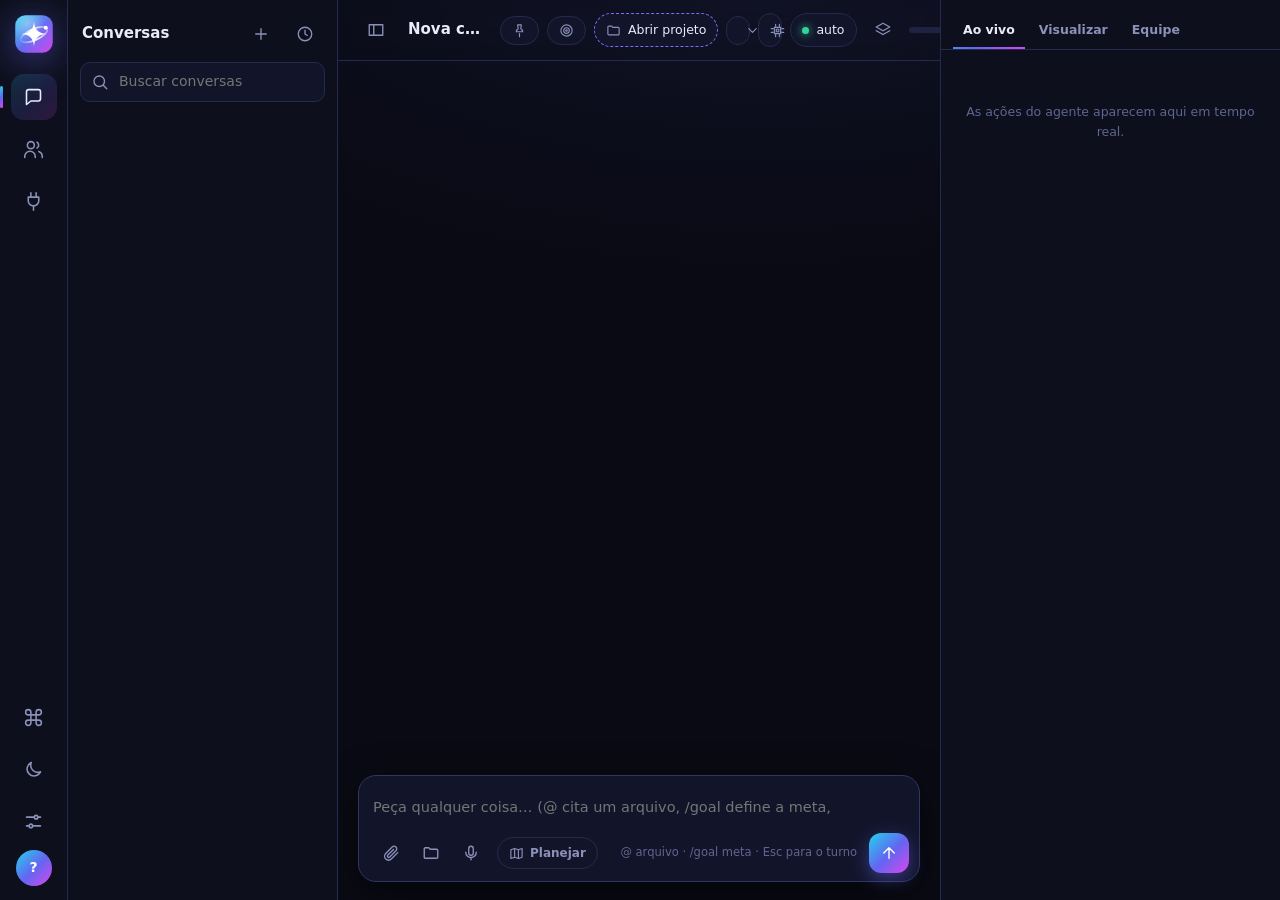
<file: agent/ui/web/index.html>
<!doctype html>
<html lang="pt-BR" data-theme="dark">
<head>
  <meta charset="utf-8">
  <meta http-equiv="Content-Security-Policy"
        content="default-src 'none'; script-src 'self' qrc:; style-src 'self' 'unsafe-inline'; img-src 'self' file: data:; font-src 'self'; connect-src 'none';">
  <title>Órbita</title>
  <link rel="stylesheet" href="app.css">
  <style id="pygments"></style>
  <script src="qrc:///qtwebchannel/qwebchannel.js"></script>
</head>
<body>
<div id="app">
  <nav id="rail">
    <img class="logo" src="logo.svg" alt="" data-go="chat">
    <button class="rail-btn active" data-go="chat"><svg class="i" data-ic="chat"></svg><span class="tip">Conversas</span></button>
    <button class="rail-btn" data-go="team"><svg class="i" data-ic="users"></svg><span class="tip">Equipe e perfis</span></button>
    <button class="rail-btn" data-go="connections"><svg class="i" data-ic="plug"></svg><span class="tip">Conexões e skills</span><i class="dot" id="mcp-dot"></i></button>
    <div class="spacer"></div>
    <button class="rail-btn" data-action="palette"><svg class="i" data-ic="command"></svg><span class="tip">Comandos (Ctrl+K)</span></button>
    <button class="rail-btn" data-action="theme"><svg class="i" data-ic="moon"></svg><span class="tip">Tema claro/escuro</span></button>
    <button class="rail-btn" data-go="settings"><svg class="i" data-ic="settings"></svg><span class="tip">Configurações</span></button>
    <div class="avatar" id="avatar" title="Você" data-go="settings">?</div>
  </nav>

  <!-- CHAT -->
  <section class="page active" id="page-chat">
    <aside id="convs">
      <div class="head">
        <h2>Conversas</h2>
        <button class="icon-btn" data-action="new" title="Nova conversa (Ctrl+N)"><svg class="i" data-ic="plus"></svg></button>
        <button class="icon-btn" data-action="temporary" id="temporary-btn" title="Conversa temporária: sem salvar conversa nem memória"><svg class="i" data-ic="clock"></svg></button>
      </div>
      <label class="search"><svg class="i" data-ic="search"></svg><input id="conv-search" placeholder="Buscar conversas"></label>
      <div id="conv-list"></div>
    </aside>

    <main id="chat-main">
      <header id="topbar">
        <button class="icon-btn" data-action="toggle-convs" title="Mostrar/ocultar conversas"><svg class="i" data-ic="sidebar"></svg></button>
        <div id="conv-title" contenteditable="true" spellcheck="false">Nova conversa</div>
        <button class="chip" id="chip-pin" title="Prompt fixo desta conversa"><svg class="i" data-ic="pin"></svg><span id="pin-name">Prompt da conversa</span><i class="pin-badge" id="pin-badge" hidden>ativo</i></button>
        <button class="chip" id="chip-goal" title="Meta desta conversa (/goal)"><svg class="i" data-ic="target"></svg><span id="goal-name">Meta</span><i class="pin-badge" id="goal-badge" hidden>ativa</i></button>
        <button class="chip need" id="chip-project" title="Abrir ou criar a pasta do projeto"><svg class="i" data-ic="folder"></svg><span id="project-name">Abrir projeto</span></button>
        <button class="chip" id="chip-profile" title="Trocar perfil"><span id="profile-ic"></span><span id="profile-name">Perfil</span><svg class="i" data-ic="chevdown"></svg></button>
        <button class="chip" id="chip-model" title="Trocar modelo"><svg class="i" data-ic="cpu"></svg><span id="model-name">modelo</span><svg class="i" data-ic="chevdown"></svg></button>
        <button class="chip" id="chip-perm" title="Permissões (clique para alternar)"><span class="led"></span><span id="perm-name">auto</span></button>
        <button class="icon-btn" id="compact-btn" title="Compactar conversa: resume o histórico e libera contexto"><svg class="i" data-ic="layers"></svg></button>
        <div class="meter" title="Tokens desta conversa / orçamento por tarefa"><div class="bar"><i id="meter-bar"></i></div><span id="meter-txt">0</span></div>
        <button class="icon-btn" data-action="toggle-side" title="Painel ao vivo (Ctrl+B)"><svg class="i" data-ic="panel"></svg></button>
      </header>
      <div id="pin-banner" hidden></div>
      <div id="goal-banner" hidden></div>
      <div id="messages"></div>
      <button class="icon-btn" id="to-end" hidden title="Ir para o fim da conversa"><svg class="i" data-ic="chevdown"></svg></button>
      <div id="live"><div class="dots"><i></i><i></i><i></i></div><span class="t" id="live-text">Pensando…</span><span class="clock" id="live-clock">0s</span></div>
      <div class="suggest" id="quick"></div>
      <footer id="composer">
        <div class="composer" id="composer-box">
          <div id="mention-pop"></div>
          <div id="dict-bar"><span class="rec-dot"></span><span id="dict-label">Ouvindo…</span><span id="dict-time">0:00</span>
            <span class="dict-level"><i></i><i></i><i></i><i></i><i></i><i></i><i></i></span>
            <span class="grow"></span><button class="btn small" id="dict-cancel" title="Cancelar (Esc)">Cancelar</button><button class="btn primary small" id="dict-done" title="Terminar (Enter ou clique no microfone)">Concluir</button></div>
          <div id="msg-queue" hidden></div>
          <div class="attach-row" id="attachments"></div>
          <textarea id="input" rows="1" placeholder="Peça qualquer coisa… (@ cita um arquivo, /goal define a meta, Shift+Enter quebra linha)"></textarea>
          <div class="c-row">
            <button class="icon-btn" data-action="attach" title="Anexar arquivos ou imagens"><svg class="i" data-ic="clip"></svg></button>
            <button class="icon-btn" data-action="attach-folder" title="Anexar textos de uma pasta"><svg class="i" data-ic="folder"></svg></button>
            <button class="icon-btn" id="mic" data-action="dictate" title="Ditar: clique, fale e clique de novo — o texto aparece no campo"><svg class="i" data-ic="mic"></svg></button>
            <button class="mode-btn" id="plan-btn" title="Modo plano: o agente lê, planeja e espera o seu OK antes de alterar qualquer coisa"><svg class="i" data-ic="map"></svg>Planejar</button>
            <div class="spacer"></div>
            <span class="hint" id="hint">@ arquivo · /goal meta · Esc para o turno</span>
            <button id="stop-btn" hidden title="Parar o turno atual (Esc)"><svg class="i" data-ic="stop"></svg></button>
            <button id="send" title="Enviar"><svg class="i" data-ic="send"></svg></button>
          </div>
        </div>
      </footer>
    </main>

    <aside id="side">
      <div class="tabs">
        <button class="tab active" data-tab="feed">Ao vivo</button>
        <button class="tab" data-tab="preview">Visualizar</button>
        <button class="tab" data-tab="agents">Equipe</button>
      </div>
      <div class="tabpane active" id="feed"><div class="empty">As ações do agente aparecem aqui em tempo real.</div></div>
      <div class="tabpane" id="preview"><div class="empty">Imagens, screenshots e arquivos mostrados pelo agente aparecem aqui.</div></div>
      <div class="tabpane" id="agents"></div>
    </aside>
  </section>

  <section class="page mgmt" id="page-team"><div class="mgmt-in" id="team-body"></div></section>
  <section class="page mgmt" id="page-connections"><div class="mgmt-in" id="conn-body"></div></section>
  <section class="page" id="page-settings">
    <nav id="set-nav"></nav>
    <div id="set-body"></div>
  </section>
</div>
<div id="toasts"></div>
<div id="modal-root"></div>
<div id="ctx-menu"></div>
<script src="app.js"></script>
</body>
</html>
</file>
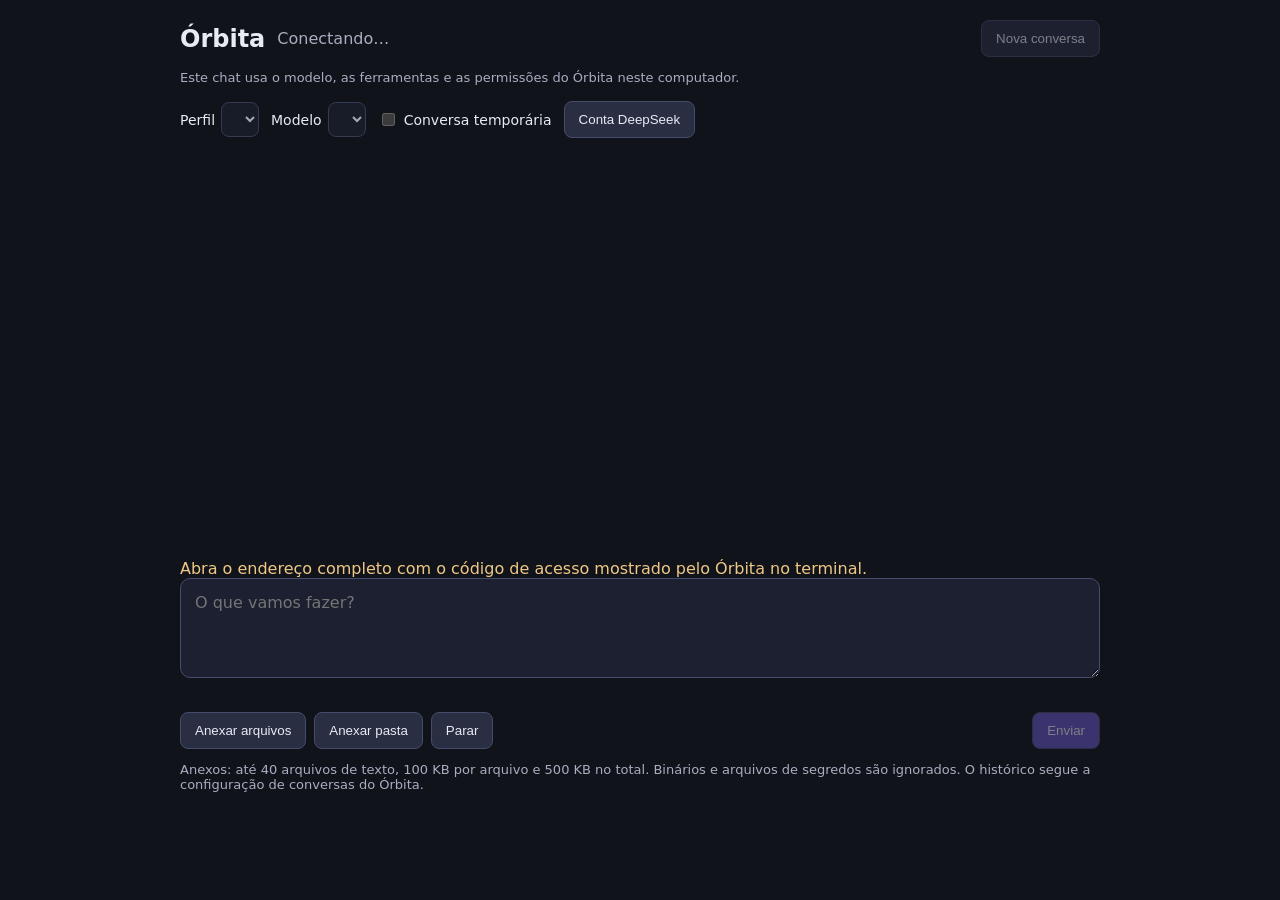
<file: agent/ui/browser.html>
<!doctype html>
<html lang="pt-BR">
<head>
<meta charset="utf-8"><meta name="viewport" content="width=device-width,initial-scale=1">
<title>Órbita · navegador</title>
<style>
:root{color-scheme:dark;font:16px system-ui,sans-serif;background:#11131b;color:#e8eaf4}*{box-sizing:border-box}body{max-width:960px;margin:auto;padding:20px}header{display:flex;align-items:center;gap:12px;flex-wrap:wrap}h1{font-size:24px;margin:0}#state{color:#a9adbf;flex:1}button{background:#292e43;color:inherit;border:1px solid #454c69;border-radius:8px;padding:10px 14px;cursor:pointer}button:hover{background:#38415d}button:disabled{opacity:.5;cursor:default}#chat{min-height:45vh;padding:24px 0}article{padding:16px 20px;border-radius:12px;margin:12px 0;background:#1c2030;overflow-wrap:anywhere}article.user{background:#27243d;white-space:pre-wrap}.label{font-size:12px;color:#aba6d5;margin-bottom:8px}pre{padding:12px;background:#10121b;overflow:auto;white-space:pre-wrap}code{font-family:Consolas,monospace}a{color:#acbfff}details{color:#b9bed2;margin:10px 0}summary{cursor:pointer}textarea{width:100%;resize:vertical;min-height:100px;background:#1c2030;border:1px solid #454c69;color:inherit;padding:14px;border-radius:10px;font:inherit}.actions{display:flex;gap:8px;flex-wrap:wrap;padding-top:10px}.actions #send{margin-left:auto;background:#6553bf}.muted{color:#a9adbf;font-size:13px}#notice{white-space:pre-wrap;color:#f0c886}#attachments{padding:10px 0}.attachment{display:inline-flex;gap:8px;align-items:center;background:#252a3d;border-radius:8px;margin:3px;padding:4px 8px}.attachment button{padding:2px 8px}.approval{border:1px solid #e3b767;padding:12px;margin-top:12px;border-radius:8px}.approval button{margin-right:8px}#thinking{white-space:pre-wrap}.code-h{display:flex;gap:8px;align-items:center}.code-h .copy{font-size:12px;padding:4px 8px}table{border-collapse:collapse}td,th{padding:8px;border:1px solid #454c69}
</style>
<style>.settings{display:flex;gap:12px;align-items:center;flex-wrap:wrap;margin:16px 0}.settings label{display:flex;align-items:center;gap:6px;font-size:14px}.settings select{max-width:320px;background:#1c2030;color:inherit;border:1px solid #454c69;padding:8px;border-radius:8px}.settings input{accent-color:#8b73eb}</style>
</head>
<body>
<header><h1>Órbita</h1><span id="state">Conectando…</span><button id="new" type="button">Nova conversa</button></header>
<p class="muted">Este chat usa o modelo, as ferramentas e as permissões do Órbita neste computador.</p>
<div class="settings"><label>Perfil <select id="profile" aria-label="Perfil"></select></label><label>Modelo <select id="model" aria-label="Modelo"></select></label><label><input id="temporary" type="checkbox">Conversa temporária</label><button id="deepseek-account" type="button">Conta DeepSeek</button></div>
<main id="chat" aria-live="polite"></main>
<div id="notice" role="status"></div>
<section id="approvals" aria-live="polite"></section>
<form id="form">
<textarea id="message" aria-label="Mensagem" placeholder="O que vamos fazer?" required></textarea>
<div id="attachments"></div>
<div class="actions"><button id="files" type="button">Anexar arquivos</button><button id="folder" type="button">Anexar pasta</button><button id="stop" type="button" disabled>Parar</button><button id="send" type="submit">Enviar</button></div>
<input id="file-input" type="file" multiple hidden><input id="folder-input" type="file" multiple webkitdirectory hidden>
</form>
<p class="muted">Anexos: até 40 arquivos de texto, 100 KB por arquivo e 500 KB no total. Binários e arquivos de segredos são ignorados. O histórico segue a configuração de conversas do Órbita.</p>
<script nonce="__NONCE__">
"use strict";
const $ = id => document.getElementById(id);
const token = new URLSearchParams(location.hash.slice(1)).get("token") || "";
const secretNames = new Set(["credentials","credentials.json","secrets","secrets.json","id_rsa","id_ed25519",".git",".ssh"]);
const binaryExt = /\.(exe|dll|so|png|jpg|jpeg|gif|zip|pdf|docx|xlsx|pyc|wasm|pem|key|p12|pfx)$/i;
let busy = false, ownRequest = false, temporaryMode = false, attachments = [];
function notice(text){$("notice").textContent = text;}
async function api(path, payload){
  const options = {headers:{Authorization:"Bearer " + token}, cache:"no-store"};
  if(payload !== undefined){options.method="POST";options.headers["Content-Type"]="application/json";options.body=JSON.stringify(payload);}
  const response=await fetch(path,options);
  if(!response.ok){const body=await response.json();throw Error(body.error || "Falha na conexão.");}
  return response;
}
function setBusy(value){busy=value;for(const id of ["send","new","message","profile","model","temporary"])$(id).disabled=value;$("stop").disabled=!value;}
function option(select,label,value){const item=document.createElement("option");item.textContent=label;item.value=value;select.append(item);}
async function refresh(){
  const state=await (await api("/api/state")).json();
  $("state").textContent=state.profile.name + " · " + state.provider + ":" + state.model;
  $("profile").replaceChildren();for(const profile of state.profiles)option($("profile"),profile.name,profile.id);
  $("profile").value=state.profile.id;
  $("model").replaceChildren();
  for(const provider of state.providers)for(const model of provider.models)option($("model"),provider.label+" · "+model,JSON.stringify([provider.id,model]));
  const selected=JSON.stringify([state.provider,state.model]);
  if(!Array.from($("model").options).some(item=>item.value===selected))option($("model"),state.provider+" · "+state.model,selected);
  $("model").value=selected;$("temporary").checked=state.temporary;temporaryMode=state.temporary;
  setBusy(state.busy);
  for(const entry of state.approvals)approval(entry);
}
async function configure(payload){
  if(busy)return;setBusy(true);ownRequest=true;
  try{
    await api("/api/config",payload);
    if("temporary" in payload){$("chat").replaceChildren();$("approvals").replaceChildren();}
    notice(payload.temporary===true ? "Conversa temporária: o histórico e a memória desta conversa ficam apenas nesta execução." : "");
  }catch(error){notice(error.message);}
  finally{ownRequest=false;try{await refresh();}catch(error){setBusy(false);notice(error.message);}}
}
$("profile").onchange=()=>configure({profile:$("profile").value});
$("model").onchange=()=>{const [provider,model]=JSON.parse($("model").value);configure({provider,model});};
$("temporary").onchange=()=>configure({temporary:$("temporary").checked});
$("deepseek-account").onclick=()=>notice("Para entrar na sua conta DeepSeek, abra Configurações › Conta DeepSeek na janela do Órbita ou execute: python -m agent.main --deepseek-login. Conclua o login na janela que abrir e depois escolha DeepSeek Web aqui.");
function message(role,text){
  const article=document.createElement("article");article.className=role;
  const label=document.createElement("div");label.className="label";label.textContent=role==="user" ? "Você" : "Órbita";
  const content=document.createElement("div");content.textContent=text;article.append(label,content);$("chat").append(article);
  return content;
}
function approval(entry){
  if($("approval-"+entry.id))return;
  const box=document.createElement("div");box.id="approval-"+entry.id;box.className="approval";
  const text=document.createElement("pre");text.textContent=JSON.stringify(entry.request,null,2);box.append(text);
  for(const [answer,label] of [["yes","Permitir esta ação"],["no","Recusar"]]){
    const button=document.createElement("button");button.type="button";button.textContent=label;
    button.onclick=async()=>{try{await api("/api/approve",{id:entry.id,answer});box.remove();}catch(error){notice(error.message);}};box.append(button);
  }
  $("approvals").append(box);
}
function renderAttachments(){
  $("attachments").replaceChildren();
  attachments.forEach((file,index)=>{
    const row=document.createElement("span");row.className="attachment";
    const name=document.createElement("span");name.textContent=file.name;
    const remove=document.createElement("button");remove.type="button";remove.textContent="×";
    remove.onclick=()=>{attachments.splice(index,1);renderAttachments();};row.append(name,remove);$("attachments").append(row);
  });
  $("message").required=attachments.length===0;
}
async function addFiles(files){
  const skipped=[];let total=attachments.reduce((sum,file)=>sum+new TextEncoder().encode(file.content).length,0);
  for(const file of files){
    const name=file.webkitRelativePath || file.name;
    const parts=name.replaceAll("\\","/").toLowerCase().split("/");
    if(attachments.length>=40 || file.size>100000 || total+file.size>500000 || binaryExt.test(name) || parts.some(part=>part.startsWith(".env") || secretNames.has(part))){skipped.push(name);continue;}
    try{
      const bytes=await file.arrayBuffer();const text=new TextDecoder("utf-8",{fatal:true}).decode(bytes);
      if(text.includes("\0")){skipped.push(name);continue;}
      const size=new TextEncoder().encode(text).length;
      if(size>100000 || total+size>500000){skipped.push(name);continue;}
      attachments.push({name,content:text});total+=size;
    }catch(_error){skipped.push(name);}
  }
  renderAttachments();notice(skipped.length ? "Ignorados: " + skipped.join(", ") : "");
}
$("files").onclick=()=>$("file-input").click();$("folder").onclick=()=>$("folder-input").click();
for(const id of ["file-input","folder-input"])$(id).onchange=async event=>{await addFiles(event.target.files);event.target.value="";};
$("new").onclick=async()=>{try{await api("/api/new",{});$("chat").replaceChildren();$("approvals").replaceChildren();notice("");await refresh();}catch(error){notice(error.message);}};
$("stop").onclick=async()=>{try{await api("/api/stop",{});notice("Interrupção solicitada…");}catch(error){notice(error.message);}};
$("message").addEventListener("keydown",event=>{if(event.key==="Enter" && !event.shiftKey){event.preventDefault();$("form").requestSubmit();}});
$("form").onsubmit=async event=>{
  event.preventDefault();if(busy)return;
  const text=$("message").value.trim();if(!text && !attachments.length)return;
  const payload={message:text,attachments:attachments.slice(),interactive_approval:true};
  message("user",text+(attachments.length ? "\n\nAnexos: "+attachments.map(file=>file.name).join(", ") : ""));
  const output=message("assistant","");let streamed="", lastError="";
  ownRequest=true;
  setBusy(true);notice("");
  try{
    const response=await api("/api/chat",payload);$("message").value="";attachments=[];renderAttachments();
    const reader=response.body.getReader(), decoder=new TextDecoder();let buffer="";
    function consume(line){
      if(!line.trim())return;const entry=JSON.parse(line);
      if(entry.type==="text"){streamed+=entry.text || "";output.textContent=streamed;}
      else if(entry.type==="done"){output.innerHTML=entry.html;}
      else if(entry.type==="approval")approval(entry);
      else if(entry.type==="error" || entry.type==="approval_denied"){lastError=entry.message;notice(lastError);}
      else if(entry.type==="tool_start")notice("Executando: "+(entry.name || "ferramenta"));
      else if(entry.type==="reasoning"){
        let detail=output.parentElement.querySelector("details");
        if(!detail){detail=document.createElement("details");const summary=document.createElement("summary");summary.textContent="Raciocínio";const body=document.createElement("div");body.id="thinking";detail.append(summary,body);output.parentElement.append(detail);}
        detail.lastElementChild.textContent+=entry.text || "";
      }
      window.scrollTo(0,document.body.scrollHeight);
    }
    while(true){const {done,value}=await reader.read();buffer+=decoder.decode(value,{stream:!done});let at;while((at=buffer.indexOf("\n"))!==-1){consume(buffer.slice(0,at));buffer=buffer.slice(at+1);}if(done)break;}
    if(buffer.trim())consume(buffer);notice(lastError);
  }catch(error){notice(error.message);}
  finally{ownRequest=false;$("approvals").replaceChildren();try{await refresh();}catch(error){setBusy(false);notice(error.message);}$("message").focus();}
};
document.addEventListener("click",event=>{const button=event.target.closest("[data-copy]");if(button)navigator.clipboard.writeText(button.closest(".code").querySelector("code").textContent).catch(error=>notice(error.message));});
// O navegador pode encerrar sem entregar pagehide; esta limpeza é uma tentativa.
window.addEventListener("pagehide",()=>{if(temporaryMode || busy)fetch(temporaryMode ? "/api/close" : "/api/stop",{method:"POST",headers:{Authorization:"Bearer "+token,"Content-Type":"application/json"},body:"{}",keepalive:true}).catch(()=>{});});
if(!token){notice("Abra o endereço completo com o código de acesso mostrado pelo Órbita no terminal.");setBusy(true);}
else refresh().catch(error=>notice(error.message));
setInterval(()=>{if(token && busy && !ownRequest)refresh().catch(error=>notice(error.message));},1000);
</script>
</body>
</html>
</file>
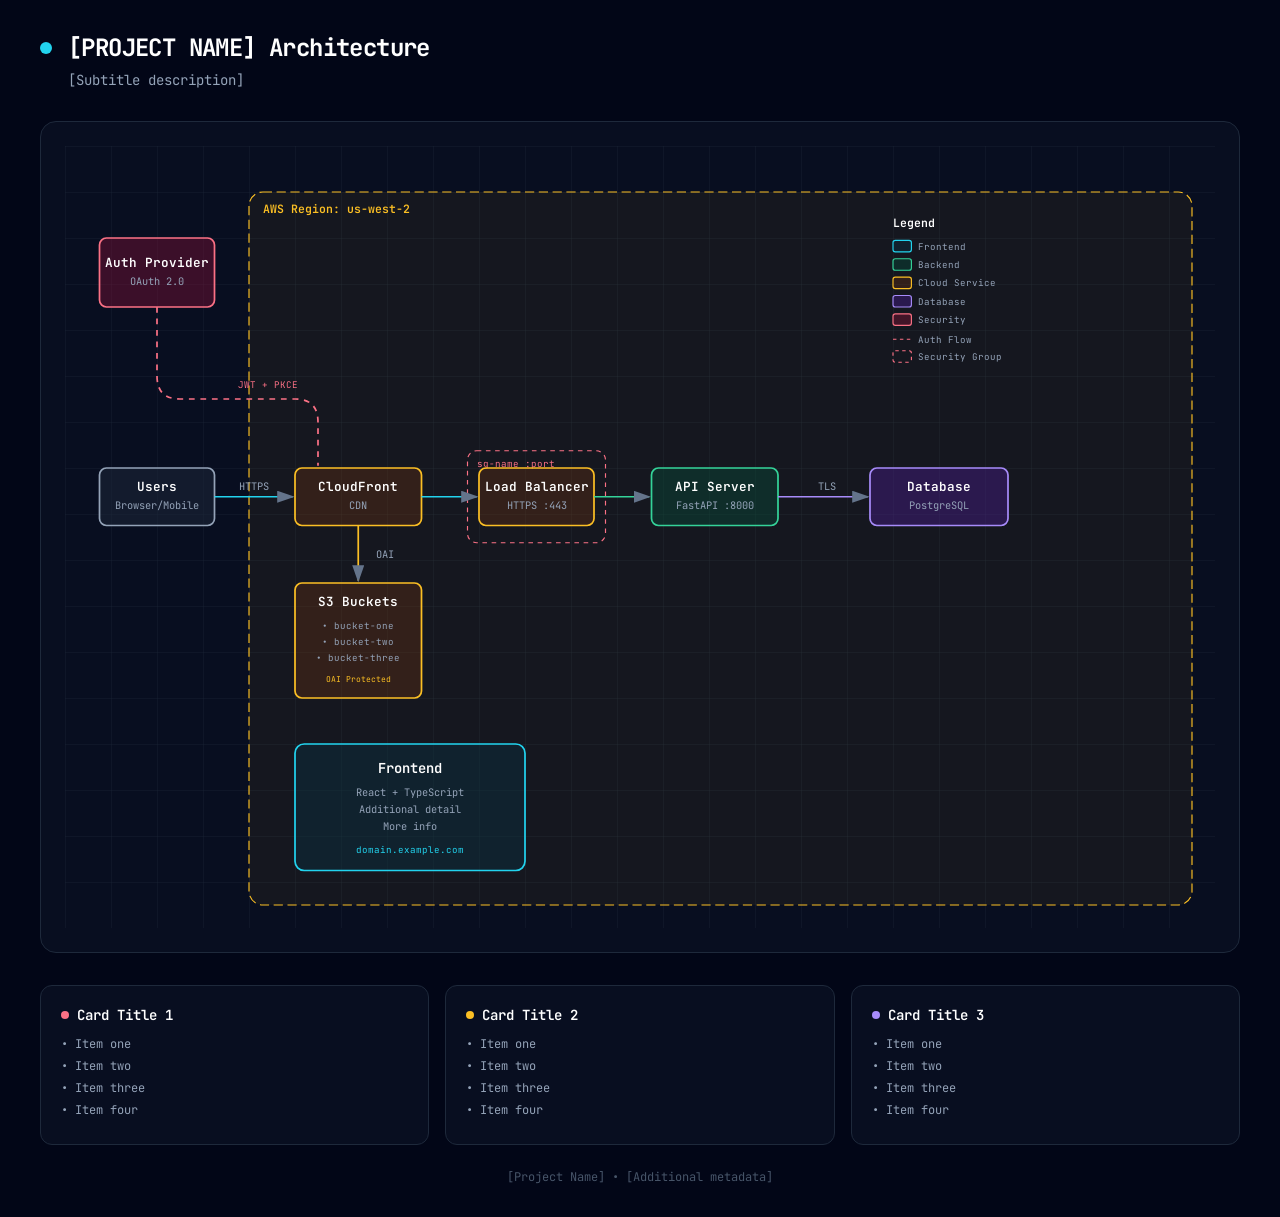
<file: skills/architecture-diagram/templates/template.html>
<!DOCTYPE html>
<html lang="en">
<head>
  <meta charset="UTF-8">
  <meta name="viewport" content="width=device-width, initial-scale=1.0">
  <title>[PROJECT NAME] Architecture Diagram</title>
  <link href="https://fonts.googleapis.com/css2?family=JetBrains+Mono:wght@400;500;600;700&display=swap" rel="stylesheet">
  <style>
    * {
      margin: 0;
      padding: 0;
      box-sizing: border-box;
    }
    
    body {
      font-family: 'JetBrains Mono', monospace;
      background: #020617;
      min-height: 100vh;
      padding: 2rem;
      color: white;
    }
    
    .container {
      max-width: 1200px;
      margin: 0 auto;
    }
    
    .header {
      margin-bottom: 2rem;
    }
    
    .header-row {
      display: flex;
      align-items: center;
      gap: 1rem;
      margin-bottom: 0.5rem;
    }
    
    .pulse-dot {
      width: 12px;
      height: 12px;
      background: #22d3ee;
      border-radius: 50%;
      animation: pulse 2s infinite;
    }
    
    @keyframes pulse {
      0%, 100% { opacity: 1; }
      50% { opacity: 0.5; }
    }
    
    h1 {
      font-size: 1.5rem;
      font-weight: 700;
      letter-spacing: -0.025em;
    }
    
    .subtitle {
      color: #94a3b8;
      font-size: 0.875rem;
      margin-left: 1.75rem;
    }
    
    .diagram-container {
      background: rgba(15, 23, 42, 0.5);
      border-radius: 1rem;
      border: 1px solid #1e293b;
      padding: 1.5rem;
      overflow-x: auto;
    }
    
    svg {
      width: 100%;
      min-width: 900px;
      display: block;
    }
    
    .cards {
      display: grid;
      grid-template-columns: repeat(auto-fit, minmax(280px, 1fr));
      gap: 1rem;
      margin-top: 2rem;
    }
    
    .card {
      background: rgba(15, 23, 42, 0.5);
      border-radius: 0.75rem;
      border: 1px solid #1e293b;
      padding: 1.25rem;
    }
    
    .card-header {
      display: flex;
      align-items: center;
      gap: 0.5rem;
      margin-bottom: 0.75rem;
    }
    
    .card-dot {
      width: 8px;
      height: 8px;
      border-radius: 50%;
    }
    
    .card-dot.cyan { background: #22d3ee; }
    .card-dot.emerald { background: #34d399; }
    .card-dot.violet { background: #a78bfa; }
    .card-dot.amber { background: #fbbf24; }
    .card-dot.rose { background: #fb7185; }
    
    .card h3 {
      font-size: 0.875rem;
      font-weight: 600;
    }
    
    .card ul {
      list-style: none;
      color: #94a3b8;
      font-size: 0.75rem;
    }
    
    .card li {
      margin-bottom: 0.375rem;
    }
    
    .footer {
      text-align: center;
      margin-top: 1.5rem;
      color: #475569;
      font-size: 0.75rem;
    }
  </style>
</head>
<body>
  <div class="container">
    <!-- Header -->
    <div class="header">
      <div class="header-row">
        <div class="pulse-dot"></div>
        <h1>[PROJECT NAME] Architecture</h1>
      </div>
      <p class="subtitle">[Subtitle description]</p>
    </div>

    <!-- Main Diagram -->
    <div class="diagram-container">
      <svg viewBox="0 0 1000 680">
        <!-- Definitions -->
        <defs>
          <marker id="arrowhead" markerWidth="10" markerHeight="7" refX="9" refY="3.5" orient="auto">
            <polygon points="0 0, 10 3.5, 0 7" fill="#64748b" />
          </marker>
          <pattern id="grid" width="40" height="40" patternUnits="userSpaceOnUse">
            <path d="M 40 0 L 0 0 0 40" fill="none" stroke="#1e293b" stroke-width="0.5"/>
          </pattern>
        </defs>

        <!-- Background Grid -->
        <rect width="100%" height="100%" fill="url(#grid)" />

        <!-- =================================================================
             COMPONENT EXAMPLES - Copy and customize these patterns
             ================================================================= -->

        <!-- External/Generic Component -->
        <rect x="30" y="280" width="100" height="50" rx="6" fill="rgba(30, 41, 59, 0.5)" stroke="#94a3b8" stroke-width="1.5"/>
        <text x="80" y="300" fill="white" font-size="11" font-weight="600" text-anchor="middle">Users</text>
        <text x="80" y="316" fill="#94a3b8" font-size="9" text-anchor="middle">Browser/Mobile</text>

        <!-- Security Component -->
        <rect x="30" y="80" width="100" height="60" rx="6" fill="rgba(136, 19, 55, 0.4)" stroke="#fb7185" stroke-width="1.5"/>
        <text x="80" y="105" fill="white" font-size="11" font-weight="600" text-anchor="middle">Auth Provider</text>
        <text x="80" y="121" fill="#94a3b8" font-size="9" text-anchor="middle">OAuth 2.0</text>

        <!-- Region/Cloud Boundary -->
        <rect x="160" y="40" width="820" height="620" rx="12" fill="rgba(251, 191, 36, 0.05)" stroke="#fbbf24" stroke-width="1" stroke-dasharray="8,4"/>
        <text x="172" y="58" fill="#fbbf24" font-size="10" font-weight="600">AWS Region: us-west-2</text>

        <!-- AWS/Cloud Service -->
        <rect x="200" y="280" width="110" height="50" rx="6" fill="rgba(120, 53, 15, 0.3)" stroke="#fbbf24" stroke-width="1.5"/>
        <text x="255" y="300" fill="white" font-size="11" font-weight="600" text-anchor="middle">CloudFront</text>
        <text x="255" y="316" fill="#94a3b8" font-size="9" text-anchor="middle">CDN</text>

        <!-- Multi-line AWS Component (S3 Buckets example) -->
        <rect x="200" y="380" width="110" height="100" rx="6" fill="rgba(120, 53, 15, 0.3)" stroke="#fbbf24" stroke-width="1.5"/>
        <text x="255" y="400" fill="white" font-size="11" font-weight="600" text-anchor="middle">S3 Buckets</text>
        <text x="255" y="420" fill="#94a3b8" font-size="8" text-anchor="middle">• bucket-one</text>
        <text x="255" y="434" fill="#94a3b8" font-size="8" text-anchor="middle">• bucket-two</text>
        <text x="255" y="448" fill="#94a3b8" font-size="8" text-anchor="middle">• bucket-three</text>
        <text x="255" y="466" fill="#fbbf24" font-size="7" text-anchor="middle">OAI Protected</text>

        <!-- Security Group (dashed boundary) -->
        <rect x="350" y="265" width="120" height="80" rx="8" fill="transparent" stroke="#fb7185" stroke-width="1" stroke-dasharray="4,4"/>
        <text x="358" y="279" fill="#fb7185" font-size="8">sg-name :port</text>
        
        <!-- Component inside security group -->
        <rect x="360" y="280" width="100" height="50" rx="6" fill="rgba(120, 53, 15, 0.3)" stroke="#fbbf24" stroke-width="1.5"/>
        <text x="410" y="300" fill="white" font-size="11" font-weight="600" text-anchor="middle">Load Balancer</text>
        <text x="410" y="316" fill="#94a3b8" font-size="9" text-anchor="middle">HTTPS :443</text>

        <!-- Backend Component -->
        <rect x="510" y="280" width="110" height="50" rx="6" fill="rgba(6, 78, 59, 0.4)" stroke="#34d399" stroke-width="1.5"/>
        <text x="565" y="300" fill="white" font-size="11" font-weight="600" text-anchor="middle">API Server</text>
        <text x="565" y="316" fill="#94a3b8" font-size="9" text-anchor="middle">FastAPI :8000</text>

        <!-- Database Component -->
        <rect x="700" y="280" width="120" height="50" rx="6" fill="rgba(76, 29, 149, 0.4)" stroke="#a78bfa" stroke-width="1.5"/>
        <text x="760" y="300" fill="white" font-size="11" font-weight="600" text-anchor="middle">Database</text>
        <text x="760" y="316" fill="#94a3b8" font-size="9" text-anchor="middle">PostgreSQL</text>

        <!-- Frontend Component -->
        <rect x="200" y="520" width="200" height="110" rx="8" fill="rgba(8, 51, 68, 0.4)" stroke="#22d3ee" stroke-width="1.5"/>
        <text x="300" y="545" fill="white" font-size="12" font-weight="600" text-anchor="middle">Frontend</text>
        <text x="300" y="565" fill="#94a3b8" font-size="9" text-anchor="middle">React + TypeScript</text>
        <text x="300" y="580" fill="#94a3b8" font-size="9" text-anchor="middle">Additional detail</text>
        <text x="300" y="595" fill="#94a3b8" font-size="9" text-anchor="middle">More info</text>
        <text x="300" y="615" fill="#22d3ee" font-size="8" text-anchor="middle">domain.example.com</text>

        <!-- =================================================================
             ARROW EXAMPLES
             ================================================================= -->

        <!-- Standard arrow with label -->
        <line x1="130" y1="305" x2="198" y2="305" stroke="#22d3ee" stroke-width="1.5" marker-end="url(#arrowhead)"/>
        <text x="164" y="299" fill="#94a3b8" font-size="9" text-anchor="middle">HTTPS</text>
        
        <!-- Simple arrow (no label) -->
        <line x1="310" y1="305" x2="358" y2="305" stroke="#22d3ee" stroke-width="1.5" marker-end="url(#arrowhead)"/>
        
        <!-- Vertical arrow -->
        <line x1="255" y1="330" x2="255" y2="378" stroke="#fbbf24" stroke-width="1.5" marker-end="url(#arrowhead)"/>
        <text x="270" y="358" fill="#94a3b8" font-size="9">OAI</text>
        
        <!-- Dashed arrow (for auth/security flows) -->
        <line x1="460" y1="305" x2="508" y2="305" stroke="#34d399" stroke-width="1.5" marker-end="url(#arrowhead)"/>
        <line x1="620" y1="305" x2="698" y2="305" stroke="#a78bfa" stroke-width="1.5" marker-end="url(#arrowhead)"/>
        <text x="655" y="299" fill="#94a3b8" font-size="9">TLS</text>

        <!-- Curved path for auth flow -->
        <path d="M 80 140 L 80 200 Q 80 220 100 220 L 200 220 Q 220 220 220 240 L 220 278" fill="none" stroke="#fb7185" stroke-width="1.5" stroke-dasharray="5,5"/>
        <text x="150" y="210" fill="#fb7185" font-size="8">JWT + PKCE</text>

        <!-- =================================================================
             LEGEND
             ================================================================= -->
        <text x="720" y="70" fill="white" font-size="10" font-weight="600">Legend</text>
        
        <rect x="720" y="82" width="16" height="10" rx="2" fill="rgba(8, 51, 68, 0.4)" stroke="#22d3ee" stroke-width="1"/>
        <text x="742" y="90" fill="#94a3b8" font-size="8">Frontend</text>
        
        <rect x="720" y="98" width="16" height="10" rx="2" fill="rgba(6, 78, 59, 0.4)" stroke="#34d399" stroke-width="1"/>
        <text x="742" y="106" fill="#94a3b8" font-size="8">Backend</text>
        
        <rect x="720" y="114" width="16" height="10" rx="2" fill="rgba(120, 53, 15, 0.3)" stroke="#fbbf24" stroke-width="1"/>
        <text x="742" y="122" fill="#94a3b8" font-size="8">Cloud Service</text>
        
        <rect x="720" y="130" width="16" height="10" rx="2" fill="rgba(76, 29, 149, 0.4)" stroke="#a78bfa" stroke-width="1"/>
        <text x="742" y="138" fill="#94a3b8" font-size="8">Database</text>
        
        <rect x="720" y="146" width="16" height="10" rx="2" fill="rgba(136, 19, 55, 0.4)" stroke="#fb7185" stroke-width="1"/>
        <text x="742" y="154" fill="#94a3b8" font-size="8">Security</text>
        
        <line x1="720" y1="168" x2="736" y2="168" stroke="#fb7185" stroke-width="1" stroke-dasharray="3,3"/>
        <text x="742" y="171" fill="#94a3b8" font-size="8">Auth Flow</text>
        
        <rect x="720" y="178" width="16" height="10" rx="2" fill="transparent" stroke="#fb7185" stroke-width="1" stroke-dasharray="3,3"/>
        <text x="742" y="186" fill="#94a3b8" font-size="8">Security Group</text>
      </svg>
    </div>

    <!-- Info Cards -->
    <div class="cards">
      <div class="card">
        <div class="card-header">
          <div class="card-dot rose"></div>
          <h3>Card Title 1</h3>
        </div>
        <ul>
          <li>• Item one</li>
          <li>• Item two</li>
          <li>• Item three</li>
          <li>• Item four</li>
        </ul>
      </div>

      <div class="card">
        <div class="card-header">
          <div class="card-dot amber"></div>
          <h3>Card Title 2</h3>
        </div>
        <ul>
          <li>• Item one</li>
          <li>• Item two</li>
          <li>• Item three</li>
          <li>• Item four</li>
        </ul>
      </div>

      <div class="card">
        <div class="card-header">
          <div class="card-dot violet"></div>
          <h3>Card Title 3</h3>
        </div>
        <ul>
          <li>• Item one</li>
          <li>• Item two</li>
          <li>• Item three</li>
          <li>• Item four</li>
        </ul>
      </div>
    </div>

    <!-- Footer -->
    <p class="footer">
      [Project Name] • [Additional metadata]
    </p>
  </div>
</body>
</html>
</file>
<file: agent/ui/web/app.css>
/* AgentePessoal — design system ("Órbita") */
:root {
  --bg: #090a13; --bg2: #0d0f1c; --panel: #12152a; --panel2: #171b34; --panel3: #1e2342;
  --line: #242a4d; --line2: #2f3662; --text: #e9ebfa; --muted: #8b91b8; --dim: #5f6590;
  --accent: #7c6cff; --accent2: #22d3ee; --pink: #d946ef; --ok: #34d399; --warn: #fbbf24; --err: #f87171;
  --grad: linear-gradient(135deg, #22d3ee 0%, #6366f1 52%, #d946ef 100%);
  --grad-soft: linear-gradient(135deg, rgba(34,211,238,.16), rgba(99,102,241,.16) 52%, rgba(217,70,239,.16));
  --user: linear-gradient(135deg, #4f46e5, #7c3aed);
  --shadow: 0 10px 40px rgba(0,0,0,.45); --radius: 14px;
  --font: "Segoe UI Variable Text", "Segoe UI", Inter, system-ui, sans-serif;
  --mono: "Cascadia Code", "Cascadia Mono", Consolas, monospace;
  color-scheme: dark;
}
:root[data-theme="light"] {
  --bg: #f5f6fb; --bg2: #eef0f8; --panel: #ffffff; --panel2: #f3f4fb; --panel3: #e9ebf7;
  --line: #e1e4f2; --line2: #cfd4ea; --text: #1b1f3b; --muted: #636a91; --dim: #9aa0c3;
  --shadow: 0 10px 40px rgba(40,44,90,.14); color-scheme: light;
}
* { box-sizing: border-box; }
html, body { margin: 0; height: 100%; background: var(--bg); color: var(--text); font: 14px/1.55 var(--font); overflow: hidden; }
button, input, textarea, select { font: inherit; color: inherit; }
::selection { background: rgba(124,108,255,.35); }
::-webkit-scrollbar { width: 10px; height: 10px; }
::-webkit-scrollbar-thumb { background: var(--line2); border-radius: 10px; border: 3px solid transparent; background-clip: padding-box; }
::-webkit-scrollbar-track { background: transparent; }
svg.i { width: 18px; height: 18px; stroke: currentColor; fill: none; stroke-width: 1.8; stroke-linecap: round; stroke-linejoin: round; flex: none; }

#app { display: grid; grid-template-columns: 68px 1fr; height: 100vh; }

/* ── Trilho de navegação ─────────────────────── */
#rail { background: var(--bg2); border-right: 1px solid var(--line); display: flex; flex-direction: column; align-items: center; padding: 14px 0; gap: 6px; }
#rail .logo { width: 40px; height: 40px; margin-bottom: 14px; filter: drop-shadow(0 6px 18px rgba(99,102,241,.55)); cursor: pointer; transition: transform .25s; }
#rail .logo:hover { transform: rotate(-8deg) scale(1.06); }
.rail-btn { position: relative; width: 46px; height: 46px; border: 0; border-radius: 13px; background: transparent; color: var(--muted); display: grid; place-items: center; cursor: pointer; transition: background .15s, color .15s; }
.rail-btn svg.i { width: 21px; height: 21px; }
.rail-btn:hover { background: var(--panel2); color: var(--text); }
.rail-btn.active { background: var(--grad-soft); color: var(--text); }
.rail-btn.active::before { content: ""; position: absolute; left: -11px; top: 12px; bottom: 12px; width: 3px; border-radius: 3px; background: var(--grad); }
.rail-btn .tip { position: absolute; left: 56px; white-space: nowrap; background: var(--panel3); color: var(--text); padding: 5px 10px; border-radius: 8px; font-size: 12px; opacity: 0; pointer-events: none; transform: translateX(-4px); transition: .15s; z-index: 30; box-shadow: var(--shadow); }
.rail-btn:hover .tip { opacity: 1; transform: none; }
.rail-btn .dot { position: absolute; top: 9px; right: 9px; width: 8px; height: 8px; border-radius: 50%; background: var(--warn); box-shadow: 0 0 0 2px var(--bg2); display: none; }
.rail-btn .dot.on { display: block; }
#rail .spacer { flex: 1; }
.avatar { width: 36px; height: 36px; border-radius: 50%; background: var(--grad); display: grid; place-items: center; font-weight: 800; color: #fff; font-size: 14px; cursor: pointer; }

.page { display: none; height: 100vh; overflow: hidden; animation: fadeIn .22s ease; }
.page.active { display: grid; }
@keyframes fadeIn { from { opacity: 0; transform: translateY(4px); } to { opacity: 1; transform: none; } }

/* ── Página de chat ─────────────────────────── */
#page-chat { grid-template-columns: var(--convs-w, 270px) minmax(0, 1fr) auto; grid-template-rows: minmax(0, 100vh); }
/* Nada dentro do chat pode esticar a página: o painel Ao vivo e respostas largas rolam por dentro. */
#page-chat > * { min-height: 0; }
#side { min-height: 0; overflow: hidden; }
#side .tabpane { min-height: 0; }
#page-chat.no-convs { grid-template-columns: 0 minmax(0, 1fr) auto; }
#convs { background: var(--bg2); border-right: 1px solid var(--line); display: flex; flex-direction: column; min-width: 0; overflow: hidden; }
#convs .head { padding: 16px 14px 10px; display: flex; align-items: center; gap: 8px; }
#convs .head h2 { font-size: 15px; margin: 0; flex: 1; }
.search { margin: 0 12px 8px; display: flex; align-items: center; gap: 8px; background: var(--panel); border: 1px solid var(--line); border-radius: 10px; padding: 7px 10px; color: var(--muted); }
.search input { border: 0; outline: 0; background: transparent; flex: 1; min-width: 0; }
#conv-list { overflow-y: auto; padding: 4px 8px 12px; flex: 1; }
.conv-group { font-size: 11px; text-transform: uppercase; letter-spacing: .08em; color: var(--dim); margin: 12px 8px 4px; font-weight: 700; }
.conv { display: flex; align-items: center; gap: 8px; padding: 8px 10px; border-radius: 10px; cursor: pointer; color: var(--muted); transition: background .12s; }
.conv:hover { background: var(--panel); color: var(--text); }
.conv.active { background: var(--panel2); color: var(--text); box-shadow: inset 0 0 0 1px var(--line2); }
.conv .t { flex: 1; overflow: hidden; text-overflow: ellipsis; white-space: nowrap; }
.conv .x { opacity: 0; border: 0; background: transparent; color: var(--muted); cursor: pointer; padding: 2px; border-radius: 6px; }
.conv:hover .x { opacity: .8; }
.conv .x:hover { color: var(--err); opacity: 1; }

#chat-main { display: flex; flex-direction: column; min-width: 0; position: relative; background: radial-gradient(1200px 600px at 70% -10%, rgba(99,102,241,.10), transparent 60%), var(--bg); }
#topbar { display: flex; align-items: center; gap: 10px; padding: 12px 20px; border-bottom: 1px solid var(--line); min-height: 60px; backdrop-filter: blur(8px); }
#conv-title { font-weight: 700; font-size: 15px; flex: 1; min-width: 0; overflow: hidden; text-overflow: ellipsis; white-space: nowrap; border-radius: 8px; padding: 4px 6px; outline: 0; }
#conv-title:focus { background: var(--panel); }
.chip { display: inline-flex; align-items: center; gap: 7px; padding: 6px 11px; border-radius: 999px; background: var(--panel); border: 1px solid var(--line); color: var(--text); font-size: 12.5px; cursor: pointer; white-space: nowrap; transition: border-color .15s, background .15s; }
.chip:hover { border-color: var(--line2); background: var(--panel2); }
.chip svg.i { width: 15px; height: 15px; color: var(--muted); }
.chip .led { width: 7px; height: 7px; border-radius: 50%; background: var(--ok); box-shadow: 0 0 8px var(--ok); }
.chip.perm-perguntar .led { background: var(--accent2); box-shadow: 0 0 8px var(--accent2); }
.chip.perm-livre .led { background: var(--warn); box-shadow: 0 0 8px var(--warn); }
.icon-btn { width: 36px; height: 36px; border-radius: 10px; border: 1px solid transparent; background: transparent; color: var(--muted); display: grid; place-items: center; cursor: pointer; transition: .15s; flex: none; }
.icon-btn:hover { background: var(--panel2); color: var(--text); border-color: var(--line); }
.icon-btn.on { color: var(--accent2); }
.meter { display: flex; align-items: center; gap: 8px; font-size: 12px; color: var(--muted); }
.meter .bar { width: 70px; height: 6px; border-radius: 6px; background: var(--panel3); overflow: hidden; }
.meter .bar i { display: block; height: 100%; width: 0; background: var(--grad); transition: width .4s; }

#messages { flex: 1; overflow-y: auto; padding: 26px 0 30px; overflow-anchor: none; }   /* sem smooth: ver scrollEnd() */
#to-end { position: absolute; right: 28px; bottom: 150px; z-index: 5; width: 38px; height: 38px; border-radius: 50%; background: var(--panel); border: 1px solid var(--line2); box-shadow: var(--shadow); }
#to-end[hidden] { display: none; }
.outputs-card { margin: 12px 0 4px; padding: 12px 14px; border: 1px solid var(--line2); border-radius: 14px; background: var(--grad-soft), var(--panel); }
.outputs-card .oc-title { display: flex; align-items: center; gap: 7px; font-size: 12.5px; color: var(--muted); margin-bottom: 8px; }
.outputs-card .oc-title .i { width: 15px; height: 15px; color: var(--accent2); }
.outputs-card .oc-row { display: flex; align-items: center; gap: 10px; padding: 6px 0; }
.outputs-card .oc-row + .oc-row { border-top: 1px solid var(--line); }
.outputs-card .oc-row img { width: 40px; height: 40px; object-fit: contain; border-radius: 8px; background: var(--bg2); cursor: zoom-in; }
.outputs-card .oc-ic { display: grid; place-items: center; width: 40px; height: 40px; border-radius: 8px; background: var(--bg2); color: var(--accent2); }
.outputs-card .oc-name { flex: 1; min-width: 0; overflow: hidden; text-overflow: ellipsis; white-space: nowrap; font: 12.5px var(--mono); }
.wrap { max-width: 860px; margin: 0 auto; padding: 0 28px; }
.msg { margin: 18px 0; animation: rise .25s ease both; }
@keyframes rise { from { opacity: 0; transform: translateY(8px); } to { opacity: 1; transform: none; } }
.msg.user { display: flex; justify-content: flex-end; }
.bubble { background: var(--user); color: #fff; padding: 11px 15px; border-radius: 18px 18px 6px 18px; max-width: 78%; white-space: pre-wrap; word-wrap: break-word; box-shadow: 0 6px 22px rgba(79,70,229,.28); }
.bubble .thumbs { display: flex; flex-wrap: wrap; gap: 6px; margin-top: 8px; white-space: normal; }
.bubble .thumbs figure { position: relative; margin: 0; }
.bubble .thumbs img { display: block; width: 260px; max-width: 100%; max-height: 320px; object-fit: cover; object-position: top; border-radius: 10px; cursor: zoom-in; }
.bubble .thumbs.many img { width: 72px; height: 100px; }
.bubble .thumbs figcaption { position: absolute; left: 4px; bottom: 4px; padding: 0 6px; border-radius: 6px; background: rgba(0,0,0,.65); font: 600 11px var(--mono); }
.msg.bot { display: grid; grid-template-columns: 34px minmax(0, 1fr); gap: 12px; }
.bot-body, .flow { min-width: 0; }
.prose pre, .code pre { max-width: 100%; overflow-x: auto; }
.bot-avatar { width: 32px; height: 32px; border-radius: 10px; }
.bot-avatar img { width: 32px; height: 32px; }
.bot-meta { font-size: 12px; color: var(--muted); margin-bottom: 4px; display: flex; gap: 8px; align-items: center; }
.bot-meta b { color: var(--text); font-weight: 650; }
.bot-meta .model { font-family: var(--mono); font-size: 11px; color: var(--dim); }
.prose { overflow-wrap: anywhere; }
.prose p { margin: 6px 0 10px; }
.prose a { color: var(--accent2); text-decoration: none; border-bottom: 1px dashed rgba(34,211,238,.4); }
.prose ul, .prose ol { padding-left: 22px; margin: 6px 0 10px; }
.prose h1, .prose h2, .prose h3 { margin: 18px 0 8px; line-height: 1.25; }
.prose h1 { font-size: 22px; } .prose h2 { font-size: 18px; } .prose h3 { font-size: 16px; }
.prose code { font-family: var(--mono); font-size: 12.5px; background: var(--panel3); padding: 1px 6px; border-radius: 6px; color: #fcd34d; }
:root[data-theme="light"] .prose code { color: #b45309; }
.prose table { border-collapse: collapse; margin: 10px 0; font-size: 13px; display: block; overflow-x: auto; }
.prose th, .prose td { border: 1px solid var(--line); padding: 6px 10px; text-align: left; }
.prose th { background: var(--panel2); }
.prose blockquote { margin: 8px 0; padding: 4px 14px; border-left: 3px solid var(--accent); color: var(--muted); }
.code { margin: 10px 0 14px; border-radius: 12px; overflow: hidden; border: 1px solid var(--line); background: #0b0d18; }
.code-h { display: flex; justify-content: space-between; align-items: center; padding: 6px 12px; font-size: 11.5px; color: #8b91b8; background: #11142a; font-family: var(--mono); }
.code pre { margin: 0; padding: 12px 14px; overflow-x: auto; font: 12.8px/1.55 var(--mono); color: #e6edf3; }
.code pre code { background: none; padding: 0; color: inherit; font-size: inherit; }
.copy { border: 1px solid #2f3662; background: transparent; color: #aeb4dd; border-radius: 7px; padding: 2px 9px; cursor: pointer; font-size: 11px; }
.copy:hover { color: #fff; border-color: #6366f1; }
.cursor::after { content: "▍"; color: var(--accent2); animation: blink 1s steps(2) infinite; margin-left: 1px; }
@keyframes blink { 50% { opacity: 0; } }

/* Passos (ferramentas) */
.steps { margin: 8px 0 10px; border: 1px solid var(--line); border-radius: 12px; background: var(--panel); overflow: hidden; }
.steps > summary { list-style: none; cursor: pointer; display: flex; align-items: center; gap: 8px; padding: 8px 12px; font-size: 12.5px; color: var(--muted); user-select: none; }
.steps > summary::-webkit-details-marker { display: none; }
.steps > summary .chev { transition: transform .2s; }
.steps[open] > summary .chev { transform: rotate(90deg); }
.steps .list { border-top: 1px solid var(--line); padding: 4px 0; }
.step { display: grid; grid-template-columns: 22px 1fr auto; gap: 8px; align-items: start; padding: 6px 12px; font-size: 12.5px; }
.step .ic { color: var(--muted); margin-top: 1px; }
.step .ic svg.i { width: 16px; height: 16px; }
.step .lbl b { font-weight: 600; }
.step .arg { color: var(--dim); font-family: var(--mono); font-size: 11.5px; overflow: hidden; text-overflow: ellipsis; white-space: nowrap; display: block; max-width: 560px; }
.step .who { font-size: 11px; color: var(--accent); margin-right: 4px; }
.step .st { width: 18px; height: 18px; display: grid; place-items: center; }
.step .st.ok { color: var(--ok); } .step .st.error { color: var(--err); }
.step details { grid-column: 2 / 4; }
.step details summary { cursor: pointer; color: var(--dim); font-size: 11.5px; }
.step pre { white-space: pre-wrap; max-height: 240px; overflow: auto; background: var(--bg2); border-radius: 8px; padding: 8px 10px; font: 11.5px/1.5 var(--mono); color: var(--muted); margin: 6px 0 2px; }
.step img { max-width: 320px; border-radius: 8px; margin-top: 6px; cursor: zoom-in; border: 1px solid var(--line); }
.step .warm { grid-column: 2 / 4; display: flex; align-items: center; gap: 8px; margin-top: 5px; color: var(--accent2); font-size: 11.5px; }
.step .warm-bar { position: relative; flex: 0 0 72px; height: 4px; border-radius: 3px; background: rgba(34,211,238,.20); overflow: hidden; }
.step .warm-bar i { position: absolute; left: -40%; top: 0; width: 40%; height: 100%; border-radius: 3px; background: var(--accent2); animation: warmslide 1.1s ease-in-out infinite; }
@keyframes warmslide { from { left: -40%; } to { left: 100%; } }
.step .warm-tx { overflow: hidden; text-overflow: ellipsis; white-space: nowrap; }
.mcp-ready { margin-top: 6px; font-size: 11.5px; color: var(--muted); }
.mcp-ready.ok { color: var(--ok); } .mcp-ready.bad { color: var(--warn); }
.ghidra-box { margin-top: 18px; }
.ghidra-box .tile.ghidra { max-width: none; }
.mcp-ready.warm-line { display: flex; align-items: center; gap: 8px; color: var(--accent2); }
.warm-line .warm-bar, .warm-line .gh-bar { position: relative; flex: 0 0 72px; height: 4px; border-radius: 3px; background: rgba(34,211,238,.20); overflow: hidden; }
.warm-line .warm-bar i { position: absolute; left: -40%; top: 0; width: 40%; height: 100%; border-radius: 3px; background: var(--accent2); animation: warmslide 1.1s ease-in-out infinite; }
.warm-line .gh-bar i { position: absolute; left: 0; top: 0; height: 100%; border-radius: 3px; background: var(--accent2); }
.spin { width: 15px; height: 15px; border-radius: 50%; border: 2px solid var(--line2); border-top-color: var(--accent2); animation: spin .8s linear infinite; }
@keyframes spin { to { transform: rotate(360deg); } }
/* ── Componente de pensamento expansível ────────────────────────────────────── */
.thought { 
  margin: 8px 0; 
  border: 1px solid var(--line); 
  border-radius: 12px; 
  background: var(--panel); 
  overflow: hidden; 
  animation: rise .2s ease;
}
.thought > summary { 
  list-style: none; 
  cursor: pointer; 
  display: flex; 
  align-items: center; 
  gap: 8px; 
  padding: 8px 12px; 
  font-size: 12.5px; 
  color: var(--muted); 
  user-select: none;
  background: var(--panel2);
}
.thought > summary::-webkit-details-marker { display: none; }
.thought > summary:hover { background: var(--panel3); }
.thought .thought-label { display: flex; align-items: center; gap: 6px; flex: 1; }
.thought .thought-label .i { width: 15px; height: 15px; color: var(--accent2); }
.thought .thought-status { font-size: 11.5px; color: var(--dim); margin-left: auto; font-family: var(--mono); }
.thought .thought-action { display: flex; align-items: center; gap: 6px; }
.thought .thought-action .i { width: 14px; height: 14px; color: var(--dim); }
.thought > summary .thought-action .i { transition: transform .15s; }
.thought[open] > summary .thought-action .i { transform: rotate(90deg); }
.thought.done > summary .thought-label .i { color: var(--dim); }
.thought .thought-toolbar { gap: 6px; align-items: center; }
.thought .thought-toolbar .meta { margin-right: auto; font-size: 11.5px; color: var(--dim); }
.thought .thought-content { 
  padding: 10px 12px; 
  font-size: 12.5px; 
  font-family: var(--font); 
  line-height: 1.55; 
  color: var(--muted); 
  white-space: pre-wrap;
  word-wrap: break-word;
  max-height: 300px;
  overflow-y: auto;
  background: var(--bg2);
}
.thought-toolbar { 
  display: flex; 
  justify-content: flex-end; 
  padding: 4px 10px 10px; 
  background: var(--panel2);
}
.thought-toolbar .icon-btn { 
  width: 30px; 
  height: 30px; 
  padding: 0; 
  border-radius: 8px;
}
.thought-toolbar .icon-btn:hover { 
  background: var(--line); 
  color: var(--text);
}
/* Painel flutuante da equipe (ajudantes fora do chat) */
#team-dock { position: fixed; right: 24px; bottom: 120px; width: min(380px, calc(100vw - 32px)); max-height: min(560px, calc(100vh - 32px)); display: flex; flex-direction: column; background: var(--panel); border: 1px solid var(--line2); border-radius: var(--radius); box-shadow: var(--shadow); z-index: 40; overflow: hidden; animation: rise .2s ease; }
#team-dock[hidden] { display: none; }
#team-dock.dragging { opacity: .92; user-select: none; }
#team-dock .td-head { display: flex; align-items: center; gap: 8px; padding: 9px 10px 9px 12px; background: var(--grad-soft); border-bottom: 1px solid var(--line); cursor: grab; font-size: 13px; touch-action: none; user-select: none; }
#team-dock.dragging .td-head { cursor: grabbing; }
#team-dock .td-head .grow { flex: 1; }
#team-dock .td-count { color: var(--muted); font-size: 11.5px; white-space: nowrap; }
#team-dock.busy .td-head > svg.i { color: var(--accent2); animation: pulse 1.6s ease-in-out infinite; }
#team-dock .td-btn { width: 26px; height: 26px; display: grid; place-items: center; border: 0; border-radius: 7px; background: transparent; color: var(--muted); cursor: pointer; }
#team-dock .td-btn:hover { background: var(--panel3); color: var(--text); }
#team-dock .td-btn svg.i { width: 15px; height: 15px; transition: transform .2s; }
#team-dock.min .td-body { display: none; }
#team-dock.min [data-td=min] svg.i { transform: rotate(180deg); }
#team-dock .td-body { overflow-y: auto; padding: 6px; display: flex; flex-direction: column; gap: 6px; }
.td-agent { border: 1px solid var(--line); border-radius: 10px; background: var(--panel2); }
.td-agent > summary { list-style: none; cursor: pointer; display: grid; grid-template-columns: 18px minmax(0, 1fr) auto; gap: 2px 8px; align-items: center; padding: 8px 10px; font-size: 12.5px; }
.td-agent > summary::-webkit-details-marker { display: none; }
.td-agent .td-st { display: grid; place-items: center; color: var(--ok); }
.td-agent.warn .td-st { color: var(--warn); }
.td-agent .td-st svg.i { width: 15px; height: 15px; }
.td-agent .td-nm { font-weight: 650; overflow: hidden; text-overflow: ellipsis; white-space: nowrap; }
.td-agent .td-mdl { font-family: var(--mono); font-size: 10.5px; color: var(--dim); max-width: 150px; overflow: hidden; text-overflow: ellipsis; white-space: nowrap; }
.td-agent .td-task, .td-agent .td-now { grid-column: 2 / 4; color: var(--muted); font-size: 11.5px; overflow: hidden; text-overflow: ellipsis; white-space: nowrap; }
.td-agent .td-now { color: var(--accent2); font-family: var(--mono); font-size: 11px; }
.td-agent.done .td-now { color: var(--dim); }
.td-agent[open] .td-task { white-space: normal; }
.td-steps { border-top: 1px solid var(--line); padding: 4px 0; max-height: 180px; overflow-y: auto; }
.td-steps:empty, .td-report:empty { display: none; }
.td-step { display: grid; grid-template-columns: 16px auto minmax(0, 1fr) 16px; gap: 6px; align-items: center; padding: 3px 10px; font-size: 11.5px; }
.td-step svg.i { width: 14px; height: 14px; color: var(--muted); }
.td-step .arg { color: var(--dim); font-family: var(--mono); font-size: 10.5px; overflow: hidden; text-overflow: ellipsis; white-space: nowrap; }
.td-step .st { display: grid; place-items: center; }
.td-step .st.ok svg.i { color: var(--ok); } .td-step .st.error svg.i { color: var(--err); }
.td-step .spin { width: 12px; height: 12px; }
.td-report { border-top: 1px solid var(--line); padding: 8px 12px; font-size: 12px; max-height: 220px; overflow-y: auto; }
.td-report > :first-child { margin-top: 0; } .td-report > :last-child { margin-bottom: 0; }
@keyframes pulse { 50% { opacity: .45; } }
/* Alças para mudar a largura das barras laterais */
#convs, #side { position: relative; }
.panel-grip { position: absolute; top: 0; bottom: 0; width: 6px; cursor: col-resize; z-index: 5; }
.panel-grip.right { right: -3px; } .panel-grip.left { left: -3px; }
.panel-grip:hover, body.resizing .panel-grip { background: linear-gradient(90deg, transparent 2px, var(--accent) 2px, var(--accent) 4px, transparent 4px); }
body.resizing { cursor: col-resize; user-select: none; }
.step .lbl { min-width: 0; }
.note { text-align: center; font-size: 12px; color: var(--dim); margin: 14px 0; }
.note.err { color: var(--err); } .note.warn { color: var(--warn); }

/* Boas-vindas */
.welcome { max-width: 860px; margin: 6vh auto 0; padding: 0 28px; text-align: center; animation: rise .35s ease; }
.welcome .orb { width: 86px; height: 86px; margin: 0 auto 18px; filter: drop-shadow(0 18px 40px rgba(99,102,241,.55)); animation: float 6s ease-in-out infinite; }
@keyframes float { 50% { transform: translateY(-7px) rotate(-3deg); } }
.welcome h1 { font-size: 30px; margin: 0 0 6px; font-weight: 800; letter-spacing: -.02em; }
.welcome h1 span { background: var(--grad); -webkit-background-clip: text; color: transparent; }
.welcome p { color: var(--muted); margin: 0 0 18px; }
.project-banner { display: flex; align-items: center; gap: 16px; text-align: left; margin: 0 auto 22px; padding: 14px 16px; border: 1px solid var(--line2); border-radius: 16px; background: var(--grad-soft); }
.project-banner .txt { flex: 1; min-width: 0; }
.project-banner b { display: block; }
.project-banner span { color: var(--muted); font-size: 12.5px; word-break: break-all; }
.pathbox { font-family: var(--mono); font-size: 12.5px; background: var(--bg2); border: 1px solid var(--line); border-radius: 10px; padding: 10px 12px; word-break: break-all; }
.stack { display: flex; flex-direction: column; gap: 6px; margin-top: 14px; }
.stack > label { font-size: 12px; color: var(--muted); font-weight: 650; }
#probe-models { display: flex; flex-wrap: wrap; gap: 6px; margin-top: 10px; max-height: 180px; overflow: auto; }
.api-row { display: flex; gap: 10px; align-items: center; padding: 10px 0; border-bottom: 1px solid var(--line); }
.api-row:last-child { border-bottom: 0; }
.api-row .who { flex: 1; min-width: 0; }
.api-row .nm { font-weight: 650; }
.api-row .sz { color: var(--dim); font-size: 12px; flex: 1; min-width: 0; overflow: hidden; text-overflow: ellipsis; white-space: nowrap; }
.cards { display: grid; grid-template-columns: repeat(auto-fill, minmax(230px, 1fr)); gap: 12px; text-align: left; }
.card { background: var(--panel); border: 1px solid var(--line); border-radius: var(--radius); padding: 14px 15px; cursor: pointer; transition: transform .15s, border-color .15s, background .15s; }
.card:hover { transform: translateY(-2px); border-color: var(--line2); background: var(--panel2); }
.card .ci { width: 34px; height: 34px; border-radius: 10px; display: grid; place-items: center; background: var(--grad-soft); color: var(--accent2); margin-bottom: 10px; }
.card b { display: block; margin-bottom: 3px; }
.card span { color: var(--muted); font-size: 12.5px; }

/* Indicador "trabalhando" */
#live { display: none; align-items: center; gap: 10px; padding: 8px 14px; margin: 0 auto 8px; width: fit-content; max-width: 80%; border-radius: 999px; background: var(--panel); border: 1px solid var(--line); font-size: 12.5px; color: var(--muted); box-shadow: var(--shadow); }
#live.on { display: flex; animation: rise .2s ease; }
.dots { display: flex; gap: 4px; }
.dots i { width: 6px; height: 6px; border-radius: 50%; background: var(--accent2); animation: bounce 1.2s infinite ease-in-out; }
.dots i:nth-child(2) { animation-delay: .15s; background: var(--accent); } .dots i:nth-child(3) { animation-delay: .3s; background: var(--pink); }
@keyframes bounce { 0%, 80%, 100% { transform: scale(.6); opacity: .5; } 40% { transform: scale(1); opacity: 1; } }
#live .t { overflow: hidden; text-overflow: ellipsis; white-space: nowrap; }
#live .clock { font-family: var(--mono); color: var(--dim); }

/* Compositor */
#composer { padding: 0 20px 18px; flex: none; }   /* flex: none — nunca encolhe nem sai da tela */
.composer { max-width: 860px; margin: 0 auto; background: var(--panel); border: 1px solid var(--line2); border-radius: 18px; padding: 10px 10px 8px 14px; box-shadow: var(--shadow); transition: border-color .15s, box-shadow .15s; }
.composer:focus-within { border-color: rgba(124,108,255,.7); box-shadow: 0 0 0 4px rgba(124,108,255,.12), var(--shadow); }
.composer.drag { border-color: var(--accent2); }
#input { width: 100%; border: 0; outline: 0; resize: none; background: transparent; min-height: 26px; max-height: 220px; padding: 4px 0; font-size: 14.5px; }
.c-row { display: flex; align-items: center; gap: 4px; margin-top: 4px; }
.c-row .spacer { flex: 1; }
.c-row .hint { font-size: 11.5px; color: var(--dim); margin-right: 8px; }
#send, #stop-btn { width: 40px; height: 40px; border-radius: 12px; border: 0; color: #fff; display: grid; place-items: center; cursor: pointer; transition: transform .12s, filter .12s; }
#send { background: var(--grad); box-shadow: 0 6px 18px rgba(99,102,241,.45); }
#send:hover, #stop-btn:hover { transform: translateY(-1px); filter: brightness(1.1); }
#send.stop, #stop-btn { background: #b91c1c; box-shadow: 0 6px 18px rgba(185,28,28,.4); }
#stop-btn[hidden] { display: none; }
#msg-queue { display: flex; flex-direction: column; gap: 6px; margin: 2px 0 8px; }
#msg-queue[hidden] { display: none; }
#msg-queue .q-head { display: flex; align-items: center; gap: 8px; font-size: 12px; color: var(--muted); }
#msg-queue .q-head .i { width: 14px; height: 14px; color: var(--accent2); flex: none; }
#msg-queue .q-head span { flex: 1; min-width: 0; }
#msg-queue .q-item { display: flex; align-items: center; gap: 8px; background: var(--bg2); border: 1px solid var(--line); border-radius: 10px; padding: 6px 6px 6px 10px; font-size: 13px; }
#msg-queue .q-item span { flex: 1; min-width: 0; overflow: hidden; text-overflow: ellipsis; white-space: nowrap; }
#mic.rec { color: #fff; background: #dc2626; animation: pulse 1.2s infinite; }
@keyframes pulse { 0% { box-shadow: 0 0 0 0 rgba(220,38,38,.6); } 100% { box-shadow: 0 0 0 12px rgba(220,38,38,0); } }
.attach-row { display: flex; gap: 8px; flex-wrap: wrap; margin-bottom: 6px; }
.att { display: flex; align-items: center; gap: 6px; background: var(--panel2); border: 1px solid var(--line); border-radius: 10px; padding: 4px 6px 4px 4px; font-size: 12px; }
.att img { width: 32px; height: 32px; object-fit: cover; border-radius: 7px; }
.att button { border: 0; background: transparent; color: var(--muted); cursor: pointer; }
.composer { position: relative; }
.composer.plan { border-color: rgba(251,191,36,.55); }
.composer.plan:focus-within { border-color: rgba(251,191,36,.85); box-shadow: 0 0 0 4px rgba(251,191,36,.12), var(--shadow); }
.mode-btn { display: inline-flex; align-items: center; gap: 6px; height: 32px; padding: 0 11px; margin-left: 4px; border-radius: 999px; border: 1px solid var(--line); background: transparent; color: var(--muted); font-size: 12px; font-weight: 600; cursor: pointer; transition: all .15s; }
.mode-btn .i { width: 15px; height: 15px; }
.mode-btn:hover { color: var(--text); border-color: var(--line2); }
.mode-btn.on { color: #1a1300; background: var(--warn); border-color: var(--warn); }
.plan-tag { display: inline-flex; align-items: center; gap: 4px; font-size: 11px; font-weight: 700; color: var(--warn); margin-right: 8px; vertical-align: 1px; }
.plan-tag .i { width: 13px; height: 13px; }
.plan-actions { display: flex; gap: 8px; margin-top: 10px; flex-wrap: wrap; }
.note.tip { color: var(--muted); background: var(--panel); border: 1px dashed var(--line2); border-radius: 12px; padding: 8px 14px; max-width: 620px; margin: 14px auto; }

/* @arquivo */
#mention-pop { display: none; position: absolute; left: 10px; right: 10px; bottom: calc(100% + 8px); max-height: 300px; overflow-y: auto; background: var(--panel); border: 1px solid var(--line2); border-radius: 14px; box-shadow: var(--shadow); padding: 6px; z-index: 20; animation: rise .15s ease; }
#mention-pop.on { display: block; }
.mp-head { display: flex; align-items: center; gap: 6px; font-size: 11.5px; font-weight: 700; color: var(--muted); padding: 4px 8px 6px; }
.mp-head .i { width: 14px; height: 14px; }
.mp-head span { margin-left: auto; font-weight: 500; color: var(--dim); }
.mp-item { display: flex; align-items: center; gap: 8px; padding: 6px 8px; border-radius: 9px; cursor: pointer; font-size: 13px; min-width: 0; }
.mp-item .i { width: 15px; height: 15px; color: var(--dim); flex: none; }
.mp-item b { font-weight: 600; white-space: nowrap; }
.mp-item span { color: var(--dim); font-family: var(--mono); font-size: 11.5px; overflow: hidden; text-overflow: ellipsis; white-space: nowrap; }
.mp-item.on, .mp-item:hover { background: var(--grad-soft); }
.mp-item.on .i { color: var(--accent2); }

/* Pontos de restauração */
.cp-card { margin-top: 12px; border: 1px solid var(--line); background: var(--panel); border-radius: 14px; padding: 10px 12px; animation: rise .2s ease; }
.cp-head { display: flex; align-items: center; gap: 8px; flex-wrap: wrap; font-size: 13px; }
.cp-head > .i { width: 17px; height: 17px; color: var(--accent2); }
.cp-head .grow { flex: 1; }
.cp-stat { display: inline-flex; gap: 6px; font: 600 12px var(--mono); }
.cp-stat i { font-style: normal; } .cp-stat .add { color: var(--ok); } .cp-stat .del { color: var(--err); }
.cp-files { display: flex; flex-wrap: wrap; gap: 6px; margin-top: 8px; }
.cp-f { display: inline-flex; align-items: center; gap: 6px; font: 11.5px var(--mono); color: var(--muted); background: var(--bg2); border: 1px solid var(--line); border-radius: 8px; padding: 3px 8px; max-width: 100%; overflow: hidden; text-overflow: ellipsis; white-space: nowrap; }
.cp-f i { font-style: normal; font-weight: 700; }
.cp-f.A i { color: var(--ok); } .cp-f.M i { color: var(--warn); } .cp-f.D i { color: var(--err); }
.cp-more { font-size: 12px; color: var(--dim); align-self: center; }
.cp-card.undone { opacity: .75; border-style: dashed; }
.cp-card.undone .cp-head b { text-decoration: line-through; }
.modal.diff-modal { width: min(1000px, 94vw); padding: 0; display: flex; flex-direction: column; overflow: hidden; }
.dm-head { display: flex; align-items: center; justify-content: space-between; padding: 14px 18px; border-bottom: 1px solid var(--line); }
.dm-head b { display: inline-flex; align-items: center; gap: 8px; }
.modal pre.diff { margin: 0; border: 0; border-radius: 0; max-height: calc(88vh - 60px); padding: 12px 0; white-space: pre; color: var(--text); background: var(--bg2); }
pre.diff span { display: block; padding: 0 18px; min-height: 1.5em; }
pre.diff .a { background: rgba(52,211,153,.12); color: var(--ok); }
pre.diff .d { background: rgba(248,113,113,.12); color: var(--err); }
pre.diff .h { color: var(--accent2); }
pre.diff .m { color: var(--dim); }
pre.diff .f { color: var(--text); font-weight: 700; background: var(--panel2); border-top: 1px solid var(--line); margin-top: 8px; padding-top: 6px; padding-bottom: 6px; }
/* Ditado */
#dict-bar { display: none; align-items: center; gap: 10px; padding: 4px 4px 8px; font-size: 12.5px; color: var(--muted); }
.composer.dictating #dict-bar { display: flex; }
.composer.dictating { border-color: rgba(239,68,68,.6); box-shadow: 0 0 0 4px rgba(239,68,68,.10), var(--shadow); }
#dict-bar .grow { flex: 1; }
#dict-bar .rec-dot { width: 9px; height: 9px; border-radius: 50%; background: #ef4444; animation: pulse 1.2s infinite; }
.composer.finishing #dict-bar .rec-dot { background: var(--accent2); animation: none; }
#dict-time { font-family: var(--mono); color: var(--dim); }
.dict-level { display: inline-flex; align-items: center; gap: 3px; height: 18px; }
.dict-level i { width: 3px; height: 18px; border-radius: 3px; background: var(--accent2); transform: scaleY(.15); transition: transform .08s linear; }
.composer.finishing .dict-level { opacity: .3; }
#input.partial { color: var(--muted); }
.stt-tip { display: flex; gap: 10px; align-items: flex-start; background: var(--bg2); border: 1px solid var(--line); border-radius: 12px; padding: 10px 12px; margin: 6px 0 4px; font-size: 12.5px; color: var(--muted); line-height: 1.5; }
.stt-tip .i { flex: none; color: var(--accent2); margin-top: 2px; }
.stt-tip a { color: var(--accent2); }

/* Caixa de ferramentas */
.tb-tile .foot .mono { flex: 1; color: var(--dim); font-size: 11.5px; font-family: var(--mono); min-width: 0; overflow: hidden; text-overflow: ellipsis; white-space: nowrap; }
.tb-path { font: 11.5px/1.5 var(--mono); color: var(--muted); background: var(--bg2); border: 1px solid var(--line); border-radius: 8px; padding: 6px 8px; overflow: hidden; text-overflow: ellipsis; white-space: nowrap; }
.tb-path code { white-space: normal; }

/* Equipe: qual modelo os ajudantes usam */
.team-mode { background: var(--panel); border: 1px solid var(--line); border-radius: 16px; padding: 14px 16px; margin: 0 0 18px; }
.tm-head { display: flex; align-items: center; gap: 8px; margin-bottom: 10px; }
.tm-head .i { color: var(--accent2); }
.tm-opts { display: grid; grid-template-columns: repeat(auto-fit, minmax(260px, 1fr)); gap: 10px; }
.tm-opt { text-align: left; border: 1px solid var(--line); background: var(--bg2); color: var(--text); border-radius: 12px; padding: 12px 14px; cursor: pointer; display: flex; flex-direction: column; gap: 4px; transition: border-color .15s, background .15s; }
.tm-opt span { color: var(--muted); font-size: 12.5px; line-height: 1.45; }
.tm-opt:hover { border-color: var(--line2); }
.tm-opt.on { border-color: var(--accent); background: var(--grad-soft); }
.tm-par { display: flex; align-items: center; gap: 16px; margin-top: 12px; padding-top: 12px; border-top: 1px solid var(--line); flex-wrap: wrap; }
.tm-par > div:first-child { flex: 1; min-width: 260px; display: flex; flex-direction: column; gap: 4px; }
.tm-par span { color: var(--muted); font-size: 12.5px; line-height: 1.45; }

/* Lista de modelos (Configurações › Modelos) */
.model-pick { display: flex; flex-wrap: wrap; gap: 8px; max-height: 280px; overflow-y: auto; padding: 4px 0 10px; }
.model-pick .mp { display: inline-flex; align-items: center; gap: 7px; max-width: 100%; border: 1px solid var(--line); background: var(--bg2); color: var(--text); border-radius: 10px; padding: 7px 11px; font: 12.5px var(--mono); cursor: pointer; transition: border-color .15s, background .15s; }
.model-pick .mp span { overflow: hidden; text-overflow: ellipsis; white-space: nowrap; }
.model-pick .mp .i { width: 14px; height: 14px; color: var(--dim); flex: none; }
.model-pick .mp:hover { border-color: var(--accent); background: var(--grad-soft); }
.model-pick .mp.on { border-color: var(--ok); }
.model-pick .mp.on .i { color: var(--ok); }
.model-pick .empty { padding: 14px; width: 100%; }
.warn-line { color: var(--warn); font-size: 12.5px; margin-top: 6px; display: flex; gap: 6px; align-items: flex-start; }
.warn-line:empty { display: none; }
.warn-line .i { width: 15px; height: 15px; flex: none; margin-top: 1px; }

/* Atualizações */
.toast.update .ti { color: var(--accent2); }
.toast .t-act { margin-top: 8px; }
.modal.update-modal { width: min(620px, 94vw); }
.up-head { display: flex; align-items: center; gap: 14px; margin-bottom: 14px; }
.up-head img { width: 48px; height: 48px; }
.up-head h2 { margin: 0; }
.up-head .sub { margin: 2px 0 0; display: flex; align-items: center; gap: 8px; flex-wrap: wrap; }
.up-groups { display: grid; gap: 10px; max-height: 260px; overflow-y: auto; }
.up-group b { font-size: 12px; text-transform: uppercase; letter-spacing: .06em; color: var(--accent2); }
.up-group ul, .up-safe ul { margin: 6px 0 0; padding-left: 18px; color: var(--muted); font-size: 13px; display: grid; gap: 4px; }
.up-group li.more { color: var(--dim); list-style: none; margin-left: -18px; }
.up-safe { margin-top: 14px; background: var(--bg2); border: 1px solid var(--line); border-radius: 12px; padding: 12px 14px; }
.up-safe > b { display: inline-flex; align-items: center; gap: 6px; font-size: 13px; color: var(--ok); }
.up-safe code { font-size: 11.5px; }
.up-blocked { white-space: pre-line; margin-top: 12px; display: flex; gap: 8px; align-items: flex-start; color: var(--warn); font-size: 13px; background: rgba(251,191,36,.08); border: 1px solid rgba(251,191,36,.35); border-radius: 12px; padding: 10px 12px; }
.up-blocked .i { flex: none; margin-top: 1px; }
.up-blocked.up-local { color: var(--accent2); background: rgba(34,211,238,.07); border-color: rgba(34,211,238,.3); }
.btn[disabled] { opacity: .5; cursor: not-allowed; }
.suggest { max-width: 860px; margin: 0 auto 8px; display: flex; gap: 8px; flex-wrap: wrap; }
.suggest button { border: 1px solid var(--line); background: var(--panel); color: var(--muted); border-radius: 999px; padding: 5px 12px; font-size: 12px; cursor: pointer; }
.suggest button:hover { color: var(--text); border-color: var(--line2); }

/* Painel lateral */
#side { width: var(--side-w, 340px); background: var(--bg2); border-left: 1px solid var(--line); display: flex; flex-direction: column; min-width: 0; }
#side.hidden { display: none; }
.tabs { display: flex; gap: 4px; padding: 12px 12px 0; border-bottom: 1px solid var(--line); }
.tab { border: 0; background: transparent; color: var(--muted); padding: 8px 10px; cursor: pointer; border-bottom: 2px solid transparent; font-weight: 600; font-size: 12.5px; }
.tab.active { color: var(--text); border-image: var(--grad) 1; border-bottom: 2px solid; }
.tabpane { display: none; overflow-y: auto; flex: 1; padding: 12px; }
.tabpane.active { display: block; }
.feed-item { display: grid; grid-template-columns: 8px 1fr; gap: 10px; padding: 6px 2px; font-size: 12px; animation: rise .2s ease; }
.feed-item .b { width: 8px; height: 8px; border-radius: 50%; margin-top: 6px; background: var(--accent); }
.feed-item.ok .b { background: var(--ok); } .feed-item.error .b { background: var(--err); } .feed-item.sub .b { background: var(--pink); }
.feed-item .tm { color: var(--dim); font-family: var(--mono); font-size: 11px; }
.feed-item .tx { color: var(--muted); overflow-wrap: anywhere; }
.feed-item .tx b { color: var(--text); }
.feed-item .feed-label { 
  display: inline-block; 
  font-size: 11px; 
  font-weight: 700; 
  text-transform: uppercase; 
  letter-spacing: .05em; 
  padding: 2px 6px; 
  border-radius: 6px; 
  margin-right: 8px;
  color: var(--bg); 
  background: var(--muted);
}
.feed-item .feed-label.ok { background: var(--ok); }
.feed-item .feed-label.error { background: var(--err); }
.feed-item .feed-label.sub { background: var(--pink); }
.feed-item .feed-label.warning { background: var(--warn); color: var(--bg); }
.feed-item .feed-label.thinking { background: var(--accent); }
.feed-item .feed-label.tool { background: var(--dim); }
.feed-item .feed-status { font-size: 13px; display: -webkit-box; -webkit-line-clamp: 3; -webkit-box-orient: vertical; overflow: hidden; }
.feed-item .tm { color: var(--dim); font-family: var(--mono); font-size: 11px; margin-bottom: 2px; }
.feed-details { margin-top: 6px; border: 1px solid var(--line); border-radius: 8px; overflow: hidden; }
.feed-details summary { cursor: pointer; padding: 6px 10px; font-size: 12px; color: var(--muted); background: var(--panel2); list-style: none; }
.feed-details summary::-webkit-details-marker { display: none; }
.feed-details pre { margin: 0; padding: 8px 10px; font: 11px/1.4 var(--mono); color: var(--muted); background: var(--bg2); max-height: 150px; overflow: auto; }
.empty { color: var(--dim); text-align: center; padding: 40px 10px; font-size: 12.5px; }
#preview img { max-width: 100%; border-radius: 10px; border: 1px solid var(--line); }
#preview .path { font-family: var(--mono); font-size: 11px; color: var(--dim); word-break: break-all; margin-bottom: 8px; }
.agent-row { display: flex; align-items: center; gap: 10px; padding: 9px 10px; border-radius: 10px; background: var(--panel); border: 1px solid var(--line); margin-bottom: 8px; font-size: 12.5px; }
.agent-row .em { font-size: 18px; }
.agent-row .grow { flex: 1; min-width: 0; }
.agent-row .sm { color: var(--muted); font-size: 11.5px; font-family: var(--mono); overflow: hidden; text-overflow: ellipsis; white-space: nowrap; }

/* ── Páginas de gestão ───────────────────────── */
.mgmt { grid-template-columns: 1fr; overflow-y: auto; }
.mgmt-in { max-width: 1060px; width: 100%; margin: 0 auto; padding: 30px 32px 60px; }
.mgmt h1 { font-size: 24px; margin: 0 0 4px; letter-spacing: -.01em; }
.mgmt .lead { color: var(--muted); margin: 0 0 22px; }
.grid { display: grid; grid-template-columns: repeat(auto-fill, minmax(290px, 1fr)); gap: 14px; }
.tile { background: var(--panel); border: 1px solid var(--line); border-radius: 16px; padding: 16px; display: flex; flex-direction: column; gap: 8px; transition: border-color .15s, transform .15s; }
.tile:hover { border-color: var(--line2); }
.tile .top { display: flex; align-items: center; gap: 10px; }
.tile .em { width: 40px; height: 40px; border-radius: 12px; background: var(--grad-soft); display: grid; place-items: center; font-size: 20px; }
.tile h3 { margin: 0; font-size: 15px; }
.tile .desc { color: var(--muted); font-size: 12.5px; flex: 1; }
.tag { display: inline-block; font-size: 11px; padding: 2px 8px; border-radius: 999px; background: var(--panel3); color: var(--muted); margin: 0 4px 4px 0; }
.tag.grad { background: var(--grad-soft); color: var(--text); }
.tile .foot { display: flex; align-items: center; gap: 8px; }
.tile .mono { font-family: var(--mono); font-size: 11.5px; color: var(--muted); flex: 1; overflow: hidden; text-overflow: ellipsis; white-space: nowrap; }
.btn { display: inline-flex; align-items: center; gap: 7px; border: 1px solid var(--line2); background: var(--panel2); color: var(--text); border-radius: 10px; padding: 8px 14px; cursor: pointer; font-weight: 600; font-size: 13px; transition: .15s; }
.btn:hover { border-color: var(--accent); }
.btn.primary { background: var(--grad); border: 0; color: #fff; box-shadow: 0 6px 18px rgba(99,102,241,.35); }
.btn.danger { color: var(--err); }
.btn.small { padding: 5px 10px; font-size: 12px; }
.row { display: flex; gap: 10px; align-items: center; flex-wrap: wrap; }
.toggle { position: relative; width: 40px; height: 22px; flex: none; }
.toggle input { opacity: 0; width: 0; height: 0; }
.toggle span { position: absolute; inset: 0; border-radius: 22px; background: var(--panel3); border: 1px solid var(--line2); transition: .2s; cursor: pointer; }
.toggle span::after { content: ""; position: absolute; left: 3px; top: 2px; width: 16px; height: 16px; border-radius: 50%; background: #fff; transition: .2s; }
.toggle input:checked + span { background: var(--accent); border-color: var(--accent); }
.toggle input:checked + span::after { transform: translateX(17px); }
.status { display: inline-flex; align-items: center; gap: 6px; font-size: 12px; color: var(--muted); }
.status i { width: 8px; height: 8px; border-radius: 50%; background: var(--dim); }
.status.conectado i { background: var(--ok); box-shadow: 0 0 8px var(--ok); }
.status.conectando i { background: var(--warn); animation: blink 1s infinite; }
.status.erro i { background: var(--err); }
.status.falta i { background: var(--warn); }
.mcp-err { color: var(--err); margin-top: 6px; user-select: text; }
.mcp-err.falta { color: var(--warn); }
.mcp-err.indisponivel { color: var(--dim); }
.tile.off { opacity: .6; }

/* Estúdio e conexões: áreas separadas, sem perder configuração em eventos MCP. */
.connections-tabs { display: flex; gap: 8px; flex-wrap: wrap; margin: 0 0 18px; }
.connections-tabs [aria-selected="true"] { border-color: var(--accent); background: var(--grad-soft); }
.connections-search { margin: 0 0 20px; max-width: 480px; }
.connections-panel[hidden], .connections-panel .tile[hidden], .connections-search[hidden], #conn-no-results[hidden] { display: none; }
.connections-panel { min-width: 0; }
.connections-panel h2 { margin: 0 0 8px; font-size: 20px; }
.studio-hero { display: flex; align-items: center; justify-content: space-between; gap: 24px; padding: 26px; border: 1px solid var(--line2); border-radius: 20px; background: var(--grad-soft); margin-bottom: 20px; }
.studio-hero h2 { font-size: 30px; letter-spacing: -.035em; margin: 8px 0; }
.studio-hero p { max-width: 560px; color: var(--muted); margin: 0 0 15px; }
.studio-model { display: inline-flex; align-items: center; gap: 8px; font-size: 12px; }
.studio-mark { display: grid; place-items: center; width: 100px; height: 100px; flex: none; border-radius: 24px; background: var(--panel); color: var(--accent2); transform: rotate(-8deg); box-shadow: var(--shadow); }
.studio-mark svg.i { width: 66px; height: 66px; stroke-width: 1; }
.studio-grid .tile { padding: 22px; gap: 12px; min-width: 0; }
.studio-grid .desc { flex: initial; margin: 0; }
.studio-grid label { font-size: 12px; color: var(--muted); }
.studio-grid .studio-check { display: flex; align-items: center; gap: 8px; color: var(--text); }
.studio-grid .inp { width: 100%; min-width: 0; font-size: 12px; }
.studio-path { display: flex; gap: 8px; }
.studio-path .inp { flex: 1; }
.studio-note { font-size: 12px; color: var(--muted); overflow-wrap: anywhere; padding: 10px 12px; border-radius: 10px; background: var(--bg2); }
.studio-help { font-size: 12px; color: var(--muted); }
.studio-help summary { cursor: pointer; color: var(--text); }
.studio-help ol { padding-left: 20px; }
.studio-help li { margin: 8px 0; }
.studio-actions { display: flex; align-items: center; flex-wrap: wrap; gap: 12px; margin: 20px 0; }
.studio-actions span { font-size: 12px; color: var(--muted); flex: 1 1 220px; }
.studio-actions button:disabled { opacity: .6; cursor: wait; }
.studio-start { padding: 20px; border: 1px solid var(--line); border-radius: 16px; }
.studio-start h3 { margin: 0 0 6px; }
.studio-start p { color: var(--muted); margin: 0 0 14px; font-size: 12.5px; }
.studio-more { padding: 18px 4px; color: var(--muted); font-size: 12px; }
.studio-more h3 { color: var(--text); margin: 0 0 6px; }
@media (max-width: 760px) {
  #page-connections .mgmt-in { padding: 24px 18px; }
  .studio-hero { padding: 20px; }
  .studio-mark { display: none; }
  .studio-grid { grid-template-columns: minmax(0, 1fr); }
}

/* Configurações */
#page-settings { grid-template-columns: 240px 1fr; }
#set-nav { background: var(--bg2); border-right: 1px solid var(--line); padding: 22px 10px; overflow-y: auto; }
#set-nav h2 { font-size: 15px; margin: 0 10px 14px; }
.set-link { display: flex; align-items: center; gap: 10px; padding: 9px 12px; border-radius: 10px; color: var(--muted); cursor: pointer; font-size: 13.5px; }
.set-link:hover { background: var(--panel); color: var(--text); }
.set-link.active { background: var(--panel2); color: var(--text); box-shadow: inset 0 0 0 1px var(--line2); }
#set-body { overflow-y: auto; }
.set-in { max-width: 820px; padding: 30px 34px 80px; }
.set-in h1 { font-size: 22px; margin: 0 0 4px; }
.set-in .lead { color: var(--muted); margin: 0 0 22px; }
.group { background: var(--panel); border: 1px solid var(--line); border-radius: 16px; padding: 6px 18px; margin-bottom: 16px; }
.group h3 { font-size: 13px; text-transform: uppercase; letter-spacing: .08em; color: var(--dim); margin: 14px 0 4px; }
.field { display: grid; grid-template-columns: 1fr minmax(240px, 340px); gap: 16px; align-items: center; padding: 13px 0; border-bottom: 1px solid var(--line); }
.field:last-child { border-bottom: 0; }
.field .l b { display: block; font-weight: 600; }
.field .l span { color: var(--muted); font-size: 12.5px; }
.field.wide { grid-template-columns: 1fr; }
.inp, select.inp, textarea.inp { width: 100%; background: var(--bg2); border: 1px solid var(--line2); border-radius: 10px; padding: 8px 11px; outline: 0; transition: border-color .15s; }
.inp:focus { border-color: var(--accent); }
textarea.inp { min-height: 110px; resize: vertical; font-family: var(--font); line-height: 1.5; }
select.inp { appearance: none; background-image: linear-gradient(45deg, transparent 50%, var(--muted) 50%), linear-gradient(135deg, var(--muted) 50%, transparent 50%); background-position: calc(100% - 16px) 50%, calc(100% - 11px) 50%; background-size: 5px 5px; background-repeat: no-repeat; padding-right: 30px; }
.seg { display: inline-flex; background: var(--bg2); border: 1px solid var(--line2); border-radius: 11px; padding: 3px; gap: 3px; }
.seg button { border: 0; background: transparent; color: var(--muted); padding: 6px 12px; border-radius: 8px; cursor: pointer; font-size: 12.5px; font-weight: 600; }
.seg button.on { background: var(--grad); color: #fff; }
.model-row { display: grid; grid-template-columns: 1fr auto auto; gap: 10px; align-items: center; padding: 10px 0; border-bottom: 1px solid var(--line); }
.model-row:last-child { border-bottom: 0; }
.model-row .nm { font-family: var(--mono); font-size: 12.5px; }
.model-row .sz { color: var(--dim); font-size: 12px; }
.progress { height: 6px; background: var(--panel3); border-radius: 6px; overflow: hidden; margin-top: 8px; }
.progress i { display: block; height: 100%; background: var(--grad); width: 0; transition: width .3s; }
.usage-row { display: grid; grid-template-columns: 1fr 120px 70px; gap: 10px; align-items: center; padding: 7px 0; font-size: 12.5px; }
.usage-row .bar { height: 7px; background: var(--panel3); border-radius: 6px; overflow: hidden; }
.usage-row .bar i { display: block; height: 100%; background: var(--grad); }

/* ── Notificações ────────────────────────────── */
#toasts { position: fixed; right: 18px; bottom: 18px; display: flex; flex-direction: column; gap: 10px; z-index: 60; pointer-events: none; }
.toast { pointer-events: auto; width: 330px; background: var(--panel2); border: 1px solid var(--line2); border-radius: 14px; padding: 12px 14px; box-shadow: var(--shadow); display: grid; grid-template-columns: 26px 1fr auto; gap: 10px; animation: toastIn .3s cubic-bezier(.2,.9,.3,1.2); position: relative; overflow: hidden; }
.toast.out { animation: toastOut .25s ease forwards; }
@keyframes toastIn { from { opacity: 0; transform: translateX(40px) scale(.96); } to { opacity: 1; transform: none; } }
@keyframes toastOut { to { opacity: 0; transform: translateX(40px); } }
.toast .ti { width: 26px; height: 26px; border-radius: 8px; display: grid; place-items: center; background: var(--grad-soft); color: var(--accent2); }
.toast.success .ti { color: var(--ok); } .toast.error .ti { color: var(--err); } .toast.warn .ti { color: var(--warn); }
.toast b { display: block; font-size: 13px; }
.toast span { font-size: 12.5px; color: var(--muted); }
.toast .close { border: 0; background: transparent; color: var(--dim); cursor: pointer; align-self: start; }
.toast .life { position: absolute; left: 0; bottom: 0; height: 2px; background: var(--grad); animation: life linear forwards; }
@keyframes life { from { width: 100%; } to { width: 0; } }

/* ── Modais ──────────────────────────────────── */
.backdrop { position: fixed; inset: 0; background: rgba(5,6,14,.6); backdrop-filter: blur(6px); display: grid; place-items: center; z-index: 50; animation: fadeIn .18s ease; }
.modal { width: min(560px, 92vw); max-height: 88vh; overflow: auto; background: var(--panel); border: 1px solid var(--line2); border-radius: 20px; box-shadow: var(--shadow); padding: 24px; animation: pop .22s cubic-bezier(.2,.9,.3,1.2); }
.modal.wide { width: min(820px, 94vw); }
@keyframes pop { from { opacity: 0; transform: scale(.96) translateY(8px); } to { opacity: 1; transform: none; } }
.modal h2 { margin: 0 0 6px; font-size: 19px; }
.modal .sub { color: var(--muted); margin: 0 0 16px; }
.modal pre { background: var(--bg2); border: 1px solid var(--line); border-radius: 10px; padding: 10px 12px; font: 12px/1.5 var(--mono); max-height: 240px; overflow: auto; white-space: pre-wrap; color: var(--muted); }
.modal .actions { display: flex; justify-content: flex-end; gap: 10px; margin-top: 18px; flex-wrap: wrap; }
.risk { display: inline-flex; align-items: center; gap: 6px; padding: 3px 10px; border-radius: 999px; font-size: 12px; font-weight: 600; background: rgba(251,191,36,.12); color: var(--warn); }
.risk.write { background: rgba(34,211,238,.12); color: var(--accent2); }

/* Paleta de comandos */
.palette { width: min(620px, 92vw); padding: 0; overflow: hidden; }
.palette input { width: 100%; border: 0; border-bottom: 1px solid var(--line); background: transparent; padding: 16px 18px; outline: 0; font-size: 15px; }
.palette .opts { max-height: 380px; overflow-y: auto; padding: 6px; }
.palette .opt { display: flex; align-items: center; gap: 12px; padding: 10px 12px; border-radius: 10px; cursor: pointer; color: var(--muted); }
.palette .opt.sel, .palette .opt:hover { background: var(--panel2); color: var(--text); }
.model-menu .mm-head { display: flex; align-items: center; gap: 8px; padding: 10px 12px; border-bottom: 1px solid var(--line); }
.model-menu .mm-head select { width: auto; max-width: 38%; flex: none; }
.model-menu .mm-head input { flex: 1; min-width: 0; border: 0; padding: 8px 4px; font-size: 15px; }
.model-menu .mm-list { flex-direction: column; flex-wrap: nowrap; gap: 2px; max-height: 360px; padding: 6px; }
.model-menu .mm-list .mp { width: 100%; border-color: transparent; background: transparent; padding: 9px 12px; font-size: 13px; }
.model-menu .mm-foot { display: flex; align-items: center; justify-content: space-between; gap: 10px; padding: 8px 12px; border-top: 1px solid var(--line); font-size: 12px; color: var(--dim); }
.palette .opt kbd { margin-left: auto; font-family: var(--mono); font-size: 11px; color: var(--dim); }

/* Assistente de primeira execução */
.onb { width: min(640px, 94vw); padding: 0; overflow: hidden; }
.onb .hero { padding: 28px 28px 18px; background: radial-gradient(500px 220px at 20% 0, rgba(99,102,241,.35), transparent 70%), radial-gradient(400px 200px at 90% 10%, rgba(217,70,239,.25), transparent 70%); }
.onb .hero img { width: 54px; height: 54px; margin-bottom: 10px; }
.onb .body { padding: 6px 28px 24px; }
.onb .steps-dots { display: flex; gap: 6px; margin-top: 14px; }
.onb .steps-dots i { height: 4px; flex: 1; border-radius: 4px; background: var(--panel3); }
.onb .steps-dots i.on { background: var(--grad); }
.choice { display: grid; grid-template-columns: 34px 1fr; gap: 12px; padding: 12px 14px; border: 1px solid var(--line); border-radius: 12px; margin-bottom: 10px; cursor: pointer; transition: .15s; }
.choice:hover { border-color: var(--line2); }
.choice.on { border-color: var(--accent); background: var(--grad-soft); }
.choice .ci { width: 34px; height: 34px; border-radius: 10px; display: grid; place-items: center; background: var(--panel3); color: var(--accent2); }
.choice b { display: block; } .choice span { color: var(--muted); font-size: 12.5px; }
.lightbox img { max-width: 92vw; max-height: 88vh; border-radius: 12px; box-shadow: var(--shadow); }
.lightbox.tall { max-height: 92vh; overflow-y: auto; border-radius: 12px; }
.lightbox.tall img { width: min(720px, 92vw); max-height: none; border-radius: 0; }

/* Ajustes finos */
#conv-title { min-width: 140px; }
.meter { white-space: nowrap; flex: none; }
.chip { flex: none; max-width: 300px; }
.chip span { overflow: hidden; text-overflow: ellipsis; }
#messages > .msg, #messages > .note { max-width: 880px; margin-left: auto; margin-right: auto; padding: 0 28px; }
.toggle { display: inline-block; vertical-align: middle; }
label.row { cursor: pointer; }
#topbar { overflow: hidden; gap: 8px; }
#topbar .chip { flex: 0 1 auto; min-width: 0; max-width: 260px; }
#topbar .chip > span:not(.led) { min-width: 0; white-space: nowrap; }
#conv-title { min-width: 90px; flex: 1 1 140px; }
.meter .bar { width: 46px; }
#topbar #chip-perm { flex: none; max-width: none; }
#topbar #chip-project { flex: none; max-width: 220px; }
#topbar #chip-project.need { border-style: dashed; border-color: var(--accent); }
/* Projetos recentes no diálogo */
.recent { display: flex; align-items: center; gap: 10px; width: 100%; text-align: left; border: 1px solid var(--line); background: var(--bg2); color: var(--text); border-radius: 10px; padding: 8px 10px; cursor: pointer; }
.recent:hover { border-color: var(--accent); }
.recent span { display: flex; flex-direction: column; min-width: 0; }
.recent small { color: var(--dim); font-family: var(--mono); font-size: 11px; overflow: hidden; text-overflow: ellipsis; white-space: nowrap; }
/* O compositor nunca é empurrado para fora da janela: só a área de mensagens rola */
#chat-main { min-height: 0; overflow: hidden; }
#messages { min-height: 0; }
/* Topo: em janelas mais estreitas, os chips encolhem e o texto do medidor some */
#topbar #chip-profile { max-width: 180px; }
#topbar #chip-model { max-width: 200px; }
@media (max-width: 1700px) { #meter-txt { display: none; } #topbar #chip-project { max-width: 170px; } }
@media (max-width: 1450px) { #profile-name { display: none; } }
.toast span { overflow-wrap: anywhere; }

/* ── Ícones dos agentes ───────────────────────── */
.agent-ic { --s: 40px; width: var(--s); height: var(--s); flex: none; display: inline-grid; place-items: center;
  border-radius: calc(var(--s) * .3); position: relative; overflow: hidden; vertical-align: middle;
  background: linear-gradient(140deg, var(--a), var(--b));
  box-shadow: 0 6px 18px -6px var(--a), inset 0 0 0 1px rgba(255,255,255,.18);
  transition: transform .2s ease, box-shadow .2s ease; }
.agent-ic::after { content: ""; position: absolute; inset: 0; border-radius: inherit;
  background: radial-gradient(120% 70% at 25% 0%, rgba(255,255,255,.38), transparent 55%); pointer-events: none; }
.agent-ic svg { width: 58%; height: 58%; position: relative; z-index: 1; filter: drop-shadow(0 1px 1.5px rgba(0,0,0,.25)); }
.agent-ic.emoji { background: var(--panel3); box-shadow: inset 0 0 0 1px var(--line2); font-size: calc(var(--s) * .5); }
.tile:hover .agent-ic, .opt:hover .agent-ic, .agent-row:hover .agent-ic { transform: translateY(-1px) rotate(-4deg) scale(1.04);
  box-shadow: 0 10px 24px -6px var(--a), inset 0 0 0 1px rgba(255,255,255,.25); }
.tile .em.has-ic { background: none; width: auto; height: auto; }
.chip .agent-ic { box-shadow: none; }
.icon-pick { display: flex; flex-wrap: wrap; gap: 8px; }
.icon-pick button { border: 2px solid transparent; background: none; padding: 2px; border-radius: 14px; cursor: pointer; }
.icon-pick button.on { border-color: var(--accent); }
.welcome .who-line { display: flex; align-items: center; justify-content: center; gap: 8px; flex-wrap: wrap; }

/* ── Menu de contexto, renomear conversa, prompt fixo e busca de modelos ── */
.ctx-menu { position: fixed; z-index: 70; min-width: 175px; background: var(--panel2); border: 1px solid var(--line2); border-radius: 12px; padding: 5px; box-shadow: var(--shadow); animation: pop .14s ease; }
.ctx-item { display: flex; align-items: center; gap: 9px; width: 100%; border: 0; background: transparent; color: var(--text); padding: 8px 11px; border-radius: 8px; cursor: pointer; font-size: 13px; text-align: left; }
.ctx-item .i { width: 15px; height: 15px; color: var(--muted); }
.ctx-item:hover { background: var(--grad-soft); }
.ctx-item.danger { color: var(--err); }
.ctx-item.danger .i { color: var(--err); }
.ctx-item.danger:hover { background: rgba(248,113,113,.12); }
.conv input.rename-inp { flex: 1; min-width: 0; border: 1px solid var(--accent); background: var(--bg); color: var(--text); border-radius: 7px; padding: 3px 7px; font-size: 13px; outline: 0; }
#topbar #chip-pin, #topbar #chip-goal { flex: none; max-width: 220px; }
#topbar #chip-pin.on { border-color: var(--accent); background: var(--grad-soft); }
#topbar #chip-pin.on svg.i { color: var(--accent2); }
#topbar #chip-goal.on { border-color: var(--ok); background: rgba(52,211,153,.12); }
#topbar #chip-goal.on svg.i { color: var(--ok); }
.pin-badge { font-style: normal; font-size: 10.5px; font-weight: 700; padding: 1px 6px; border-radius: 999px; background: var(--grad); color: #fff; flex: none; }
#pin-banner, #goal-banner { display: flex; align-items: center; gap: 8px; padding: 6px 20px; border-bottom: 1px solid var(--line); background: var(--grad-soft); font-size: 12px; color: var(--muted); cursor: pointer; }
#pin-banner[hidden], #goal-banner[hidden] { display: none; }
#pin-banner .i, #goal-banner .i { width: 14px; height: 14px; color: var(--accent2); flex: none; }
#goal-banner .i { color: var(--ok); }
#pin-banner b, #goal-banner b { color: var(--text); font-weight: 650; white-space: nowrap; }
#pin-banner .txt, #goal-banner .txt { flex: 1; min-width: 0; overflow: hidden; text-overflow: ellipsis; white-space: nowrap; }
.model-search { display: flex; align-items: center; gap: 8px; background: var(--bg2); border: 1px solid var(--line2); border-radius: 10px; padding: 6px 10px; margin: 10px 0 8px; color: var(--muted); }
.model-search:focus-within { border-color: var(--accent); }
.model-search input { flex: 1; min-width: 0; border: 0; outline: 0; background: transparent; color: var(--text); }
.model-search .cnt { font: 600 11.5px var(--mono); color: var(--muted); white-space: nowrap; background: var(--panel2); padding: 2px 8px; border-radius: 999px; border: 1px solid var(--line); }
.model-pick .mp.on { border-color: var(--ok); background: rgba(52,211,153,.1); font-weight: 600; }
.model-pick .mp.sel { border-color: var(--accent2); box-shadow: 0 0 0 2px rgba(34,211,238,.28); background: var(--grad-soft); }
@media (max-width: 1550px) { #pin-name, #goal-name { display: none; } }
</file>
